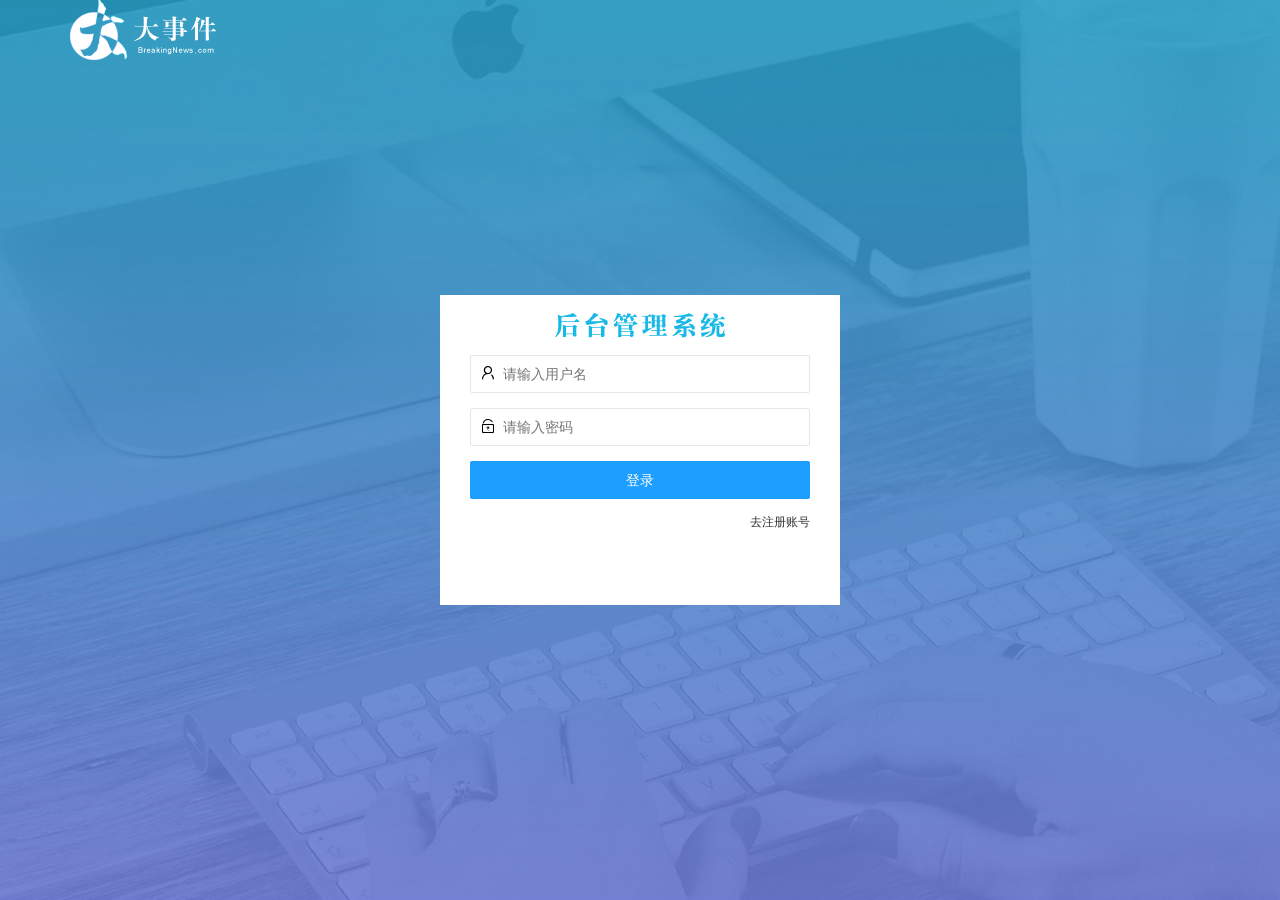
<file: login.html>
<!DOCTYPE html>
<html lang="en">

<head>
    <meta charset="UTF-8" />
    <meta http-equiv="X-UA-Compatible" content="IE=edge" />
    <meta name="viewport" content="width=device-width, initial-scale=1.0" />
    <title>大事件-登录</title>
    <!-- 导入 LayUI 样式 -->
    <link rel="stylesheet" href="./assets/lib/layui/css/layui.css" />
    <!-- 导入自定义样式 -->
    <link rel="stylesheet" href="./assets/css/login.css" />
</head>

<body>
    <!-- 头部 logo 区域 -->
    <div class="layui-main">
        <img src="/assets/images/logo.png" alt="" />
    </div>

    <!-- 登录注册区域 -->
    <div class="loginAndRegBox">
        <!-- 登录标题 -->
        <div class="title-box"></div>
        <!-- 登录 -->
        <div class="login-box">
            <form class="layui-form" id="form_login">

                <!-- 用户名 -->
                <div class="layui-form-item">
                    <i class="layui-icon layui-icon-username"></i>
                    <input type="text" name="username" required lay-verify="required" placeholder="请输入用户名"
                        autocomplete="off" class="layui-input" />
                </div>

                <!-- 密码 -->
                <div class="layui-form-item">
                    <i class="layui-icon layui-icon-password"></i>
                    <input type="password" name="password" required lay-verify="required" placeholder="请输入密码"
                        autocomplete="off" class="layui-input" />
                </div>

                <!-- 登录按钮 -->
                <div class="layui-form-item">
                    <!-- 注意：表单提交按钮和普通按钮的区别，就是 lay-submit 属性 -->
                    <button class="layui-btn layui-btn-normal layui-btn-fluid" lay-submit>
                        登录
                    </button>
                </div>
                <div class="layui-form-item link">
                    <a href="javascript:;" id="link_reg">去注册账号</a>
                </div>
            </form>
        </div>
        <!-- 注册 -->
        <!-- 注册 -->
        <div class="reg-box">
            <form class="layui-form" id="form_reg">
                <!-- 用户名 -->
                <div class="layui-form-item">
                    <i class="layui-icon layui-icon-username"></i>
                    <input type="text" name="username" required lay-verify="required" placeholder="请输入用户名"
                        autocomplete="off" class="layui-input" />
                </div>

                <!-- 密码 -->
                <div class="layui-form-item">
                    <i class="layui-icon layui-icon-password"></i>
                    <input type="password" name="password" required lay-verify="required|pwd|repwd" placeholder="请输入密码"
                        autocomplete="off" class="layui-input" />
                </div>

                <!-- 确认密码 -->
                <div class="layui-form-item">
                    <i class="layui-icon layui-icon-password"></i>
                    <input type="password" name="repassword" required lay-verify="required|pwd|repwd"
                        placeholder="再次确认密码" autocomplete="off" class="layui-input" />
                </div>

                <!-- 注册按钮 -->
                <div class="layui-form-item">
                    <!-- 注意：表单提交按钮和普通按钮的区别，就是 lay-submit 属性 -->
                    <button class="layui-btn layui-btn-normal layui-btn-fluid" lay-submit>
                        注册
                    </button>
                </div>
                <div class="layui-form-item link">
                    <a href="javascript:;" id="link_login">去登录</a>
                </div>
            </form>
        </div>
    </div>

    <script src="/assets/lib/layui/layui.all.js"></script>
    <script src="/assets/lib/jquery.js"></script>
    <!-- 引入自己的js文件 -->
    <script src="/assets/js/baseAPI.js"></script>
    <script src="/assets/js/login.js"></script>
</body>

</html>
</file>
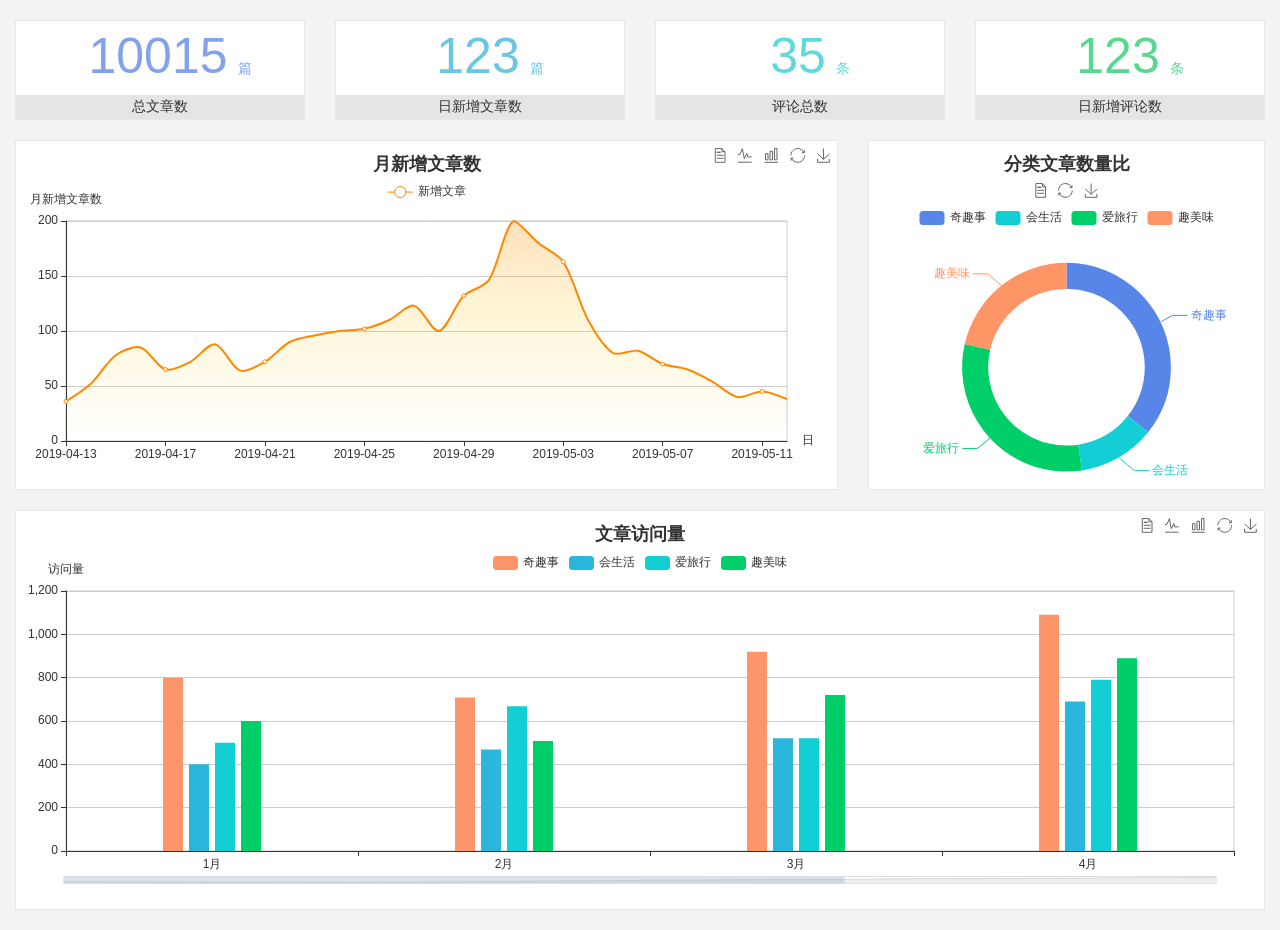
<file: home/dashboard.html>
<!DOCTYPE html>
<html lang="en">

<head>
  <meta charset="UTF-8">
  <meta name="viewport" content="width=device-width, initial-scale=1.0">
  <meta http-equiv="X-UA-Compatible" content="ie=edge">
  <title>图表统计</title>
  <link rel="stylesheet" href="../../assets/lib/bootstrap.css" />
  <link rel="stylesheet" href="../../assets/lib/main.css" />
  <script src="../../assets/lib/jquery.js"></script>
  <script type="text/javascript" src="../../assets/lib/echarts.min.js"></script>
</head>

<body>
  <div class="container-fluid">
    <div class="row spannel_list">
      <div class="col-sm-3 col-xs-6">
        <div class="spannel">
          <em>10015</em><span>篇</span>
          <b>总文章数</b>
        </div>
      </div>
      <div class="col-sm-3 col-xs-6">
        <div class="spannel scolor01">
          <em>123</em><span>篇</span>
          <b>日新增文章数</b>
        </div>
      </div>
      <div class="col-sm-3 col-xs-6">
        <div class="spannel scolor02">
          <em>35</em><span>条</span>
          <b>评论总数</b>
        </div>
      </div>
      <div class="col-sm-3 col-xs-6">
        <div class="spannel scolor03">
          <em>123</em><span>条</span>
          <b>日新增评论数</b>
        </div>
      </div>
    </div>
  </div>

  <div class="container-fluid">
    <div class="row curve-pie">
      <div class="col-lg-8 col-md-8">
        <div class="gragh_pannel" id="curve_show"></div>
      </div>
      <div class="col-lg-4 col-md-4">
        <div class="gragh_pannel" id="pie_show"></div>
      </div>
    </div>
  </div>

  <div class="container-fluid">
    <div class="column_pannel" id="column_show"></div>
  </div>

  <script>
    var oChart = echarts.init(document.getElementById('curve_show'));
    var aList_all = [
      { 'count': 36, 'date': '2019-04-13' },
      { 'count': 52, 'date': '2019-04-14' },
      { 'count': 78, 'date': '2019-04-15' },
      { 'count': 85, 'date': '2019-04-16' },
      { 'count': 65, 'date': '2019-04-17' },
      { 'count': 72, 'date': '2019-04-18' },
      { 'count': 88, 'date': '2019-04-19' },
      { 'count': 64, 'date': '2019-04-20' },
      { 'count': 72, 'date': '2019-04-21' },
      { 'count': 90, 'date': '2019-04-22' },
      { 'count': 96, 'date': '2019-04-23' },
      { 'count': 100, 'date': '2019-04-24' },
      { 'count': 102, 'date': '2019-04-25' },
      { 'count': 110, 'date': '2019-04-26' },
      { 'count': 123, 'date': '2019-04-27' },
      { 'count': 100, 'date': '2019-04-28' },
      { 'count': 132, 'date': '2019-04-29' },
      { 'count': 146, 'date': '2019-04-30' },
      { 'count': 200, 'date': '2019-05-01' },
      { 'count': 180, 'date': '2019-05-02' },
      { 'count': 163, 'date': '2019-05-03' },
      { 'count': 110, 'date': '2019-05-04' },
      { 'count': 80, 'date': '2019-05-05' },
      { 'count': 82, 'date': '2019-05-06' },
      { 'count': 70, 'date': '2019-05-07' },
      { 'count': 65, 'date': '2019-05-08' },
      { 'count': 54, 'date': '2019-05-09' },
      { 'count': 40, 'date': '2019-05-10' },
      { 'count': 45, 'date': '2019-05-11' },
      { 'count': 38, 'date': '2019-05-12' },
    ];

    let aCount = [];
    let aDate = [];

    for (var i = 0; i < aList_all.length; i++) {
      aCount.push(aList_all[i].count);
      aDate.push(aList_all[i].date);
    }

    var chartopt = {
      title: {
        text: '月新增文章数',
        left: 'center',
        top: '10'
      },
      tooltip: {
        trigger: 'axis'
      },
      legend: {
        data: ['新增文章'],
        top: '40'
      },
      toolbox: {
        show: true,
        feature: {
          mark: { show: true },
          dataView: { show: true, readOnly: false },
          magicType: { show: true, type: ['line', 'bar'] },
          restore: { show: true },
          saveAsImage: { show: true }
        }
      },
      calculable: true,
      xAxis: [
        {
          name: '日',
          type: 'category',
          boundaryGap: false,
          data: aDate
        }
      ],
      yAxis: [
        {
          name: '月新增文章数',
          type: 'value'
        }
      ],
      series: [
        {
          name: '新增文章',
          type: 'line',
          smooth: true,
          itemStyle: { normal: { areaStyle: { type: 'default' }, color: '#f80' }, lineStyle: { color: '#f80' } },
          data: aCount
        }],
      areaStyle: {
        normal: {
          color: new echarts.graphic.LinearGradient(0, 0, 0, 1, [{
            offset: 0,
            color: 'rgba(255,136,0,0.39)'
          }, {
            offset: .34,
            color: 'rgba(255,180,0,0.25)'
          }, {
            offset: 1,
            color: 'rgba(255,222,0,0.00)'
          }])

        }
      },
      grid: {
        show: true,
        x: 50,
        x2: 50,
        y: 80,
        height: 220
      }
    };

    oChart.setOption(chartopt);


    var oPie = echarts.init(document.getElementById('pie_show'));
    var oPieopt =
    {
      title: {
        top: 10,
        text: '分类文章数量比',
        x: 'center'
      },
      tooltip: {
        trigger: 'item',
        formatter: "{a} <br/>{b} : {c} ({d}%)"
      },
      color: ['#5885e8', '#13cfd5', '#00ce68', '#ff9565'],
      legend: {
        x: 'center',
        top: 65,
        data: ['奇趣事', '会生活', '爱旅行', '趣美味']
      },
      toolbox: {
        show: true,
        x: 'center',
        top: 35,
        feature: {
          mark: { show: true },
          dataView: { show: true, readOnly: false },
          magicType: {
            show: true,
            type: ['pie', 'funnel'],
            option: {
              funnel: {
                x: '25%',
                width: '50%',
                funnelAlign: 'left',
                max: 1548
              }
            }
          },
          restore: { show: true },
          saveAsImage: { show: true }
        }
      },
      calculable: true,
      series: [
        {
          name: '访问来源',
          type: 'pie',
          radius: ['45%', '60%'],
          center: ['50%', '65%'],
          data: [
            { value: 300, name: '奇趣事' },
            { value: 100, name: '会生活' },
            { value: 260, name: '爱旅行' },
            { value: 180, name: '趣美味' }
          ]
        }
      ]
    };
    oPie.setOption(oPieopt);



    var oColumn = this.echarts.init(document.getElementById('column_show'));
    var oColumnopt =
    {
      title: {
        text: '文章访问量',
        left: 'center',
        top: '10'
      },
      tooltip: {
        trigger: 'axis'
      },
      legend: {
        data: ['奇趣事', '会生活', '爱旅行', '趣美味'],
        top: '40'
      },
      toolbox: {
        show: true,
        feature: {
          mark: { show: true },
          dataView: { show: true, readOnly: false },
          magicType: { show: true, type: ['line', 'bar'] },
          restore: { show: true },
          saveAsImage: { show: true }
        }
      },
      calculable: true,
      xAxis: [
        {
          type: 'category',
          data: ['1月', '2月', '3月', '4月', '5月']
        }
      ],
      yAxis: [
        {
          name: '访问量',
          type: 'value'
        }
      ],
      series: [
        {
          name: '奇趣事',
          type: 'bar',
          barWidth: 20,
          itemStyle: {
            normal: { areaStyle: { type: 'default' }, color: '#fd956a' }
          },
          data: [800, 708, 920, 1090, 1200]
        },
        {
          name: '会生活',
          type: 'bar',
          barWidth: 20,
          itemStyle: {
            normal: { areaStyle: { type: 'default' }, color: '#2bb6db' }
          },
          data: [400, 468, 520, 690, 800]
        },
        {
          name: '爱旅行',
          type: 'bar',
          barWidth: 20,
          itemStyle: {
            normal: { areaStyle: { type: 'default' }, color: '#13cfd5' }
          },
          data: [500, 668, 520, 790, 900]
        },
        {
          name: '趣美味',
          type: 'bar',
          barWidth: 20,
          itemStyle: {
            normal: { areaStyle: { type: 'default' }, color: '#00ce68' }
          },
          data: [600, 508, 720, 890, 1000]
        }
      ],
      grid: {
        show: true,
        x: 50,
        x2: 30,
        y: 80,
        height: 260
      },
      dataZoom: [//给x轴设置滚动条
        {
          start: 0,//默认为0
          end: 100 - 1000 / 31,//默认为100
          type: 'slider',
          show: true,
          xAxisIndex: [0],
          handleSize: 0,//滑动条的 左右2个滑动条的大小
          height: 8,//组件高度
          left: 45, //左边的距离
          right: 50,//右边的距离
          bottom: 26,//右边的距离
          handleColor: '#ddd',//h滑动图标的颜色
          handleStyle: {
            borderColor: "#cacaca",
            borderWidth: "1",
            shadowBlur: 2,
            background: "#ddd",
            shadowColor: "#ddd",
          }
        }]
    };
    oColumn.setOption(oColumnopt);
  </script>
</body>

</html>
</file>
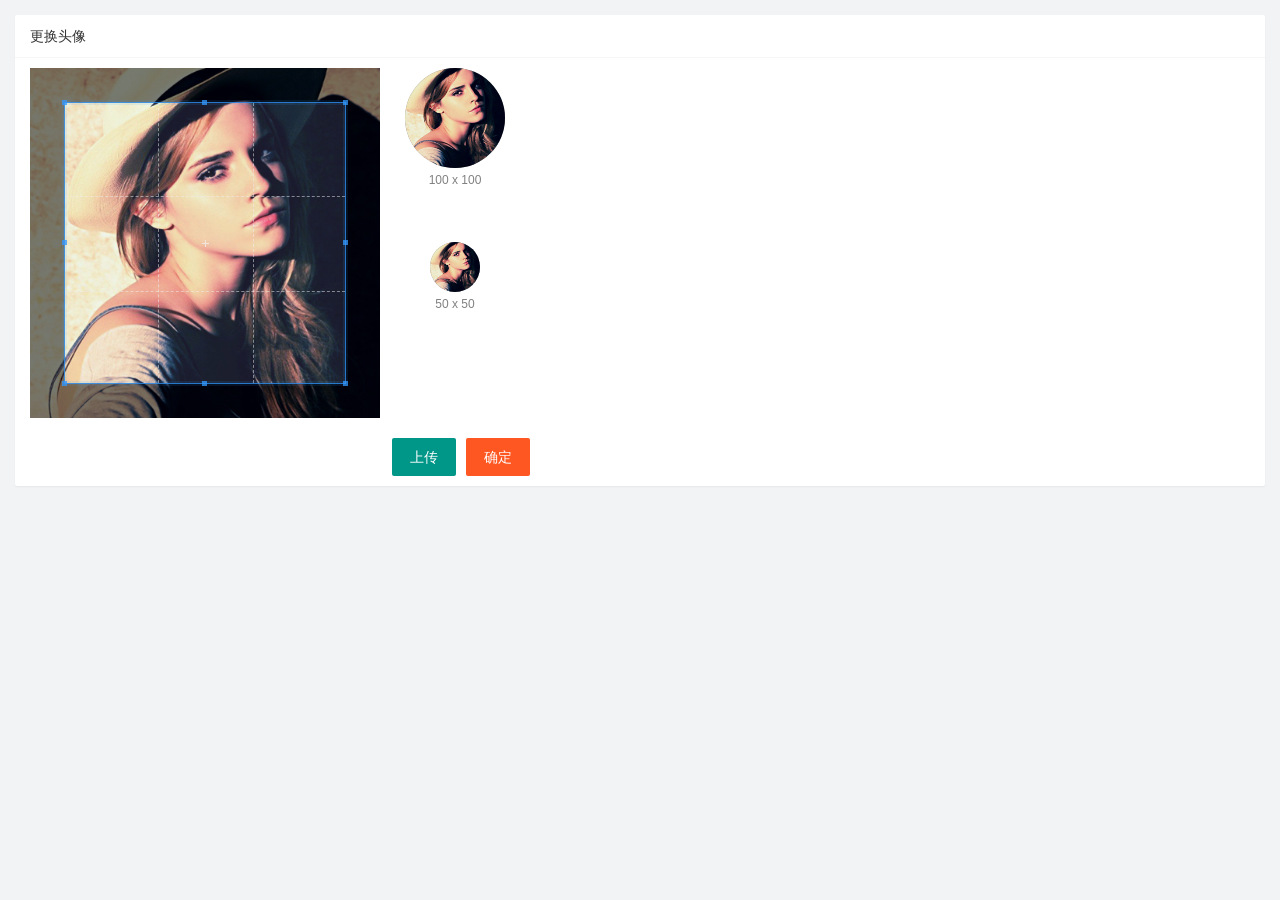
<file: user/user_avatar.html>
<!DOCTYPE html>
<html lang="en">

<head>
    <meta charset="UTF-8" />
    <meta http-equiv="X-UA-Compatible" content="IE=edge" />
    <meta name="viewport" content="width=device-width, initial-scale=1.0" />
    <title>Document</title>
    <link rel="stylesheet" href="/assets/lib/layui/css/layui.css" />
    <link rel="stylesheet" href="/assets/lib/cropper/cropper.css" />
    <link rel="stylesheet" href="/assets/css/user/user_avatar.css" />
</head>

<body>
    <div class="layui-card">
        <div class="layui-card-header">更换头像</div>
        <div class="layui-card-body">
            <!-- 第一行的图片裁剪和预览区域 -->
            <div class="row1">
                <!-- 图片裁剪区域 -->
                <div class="cropper-box">
                    <!-- 这个 img 标签很重要，将来会把它初始化为裁剪区域 -->
                    <img id="image" src="/assets/images/sample.jpg" />
                </div>
                <!-- 图片的预览区域 -->
                <div class="preview-box">
                    <div>
                        <!-- 宽高为 100px 的预览区域 -->
                        <div class="img-preview w100"></div>
                        <p class="size">100 x 100</p>
                    </div>
                    <div>
                        <!-- 宽高为 50px 的预览区域 -->
                        <div class="img-preview w50"></div>
                        <p class="size">50 x 50</p>
                    </div>
                </div>
            </div>
            <!-- 第二行的按钮区域 -->
            <div class="row2">
                <input type="file" id="file" accept="image/png,image/jpeg" />
                <button type="button" class="layui-btn" id="btnChooseImage">上传</button>
                <button type="button" class="layui-btn layui-btn-danger" id="btnUpload">确定</button>
            </div>
        </div>
    </div>
    <script src="/assets/lib/layui/layui.all.js"></script>
    <script src="/assets/lib/jquery.js"></script>
    <script src="/assets/lib/cropper/Cropper.js"></script>
    <script src="/assets/lib/cropper/jquery-cropper.js"></script>
    <script src="/assets/js/baseAPI.js"></script>
    <script src="/assets/js/user/user_avatar.js"></script>

</body>

</html>
</file>
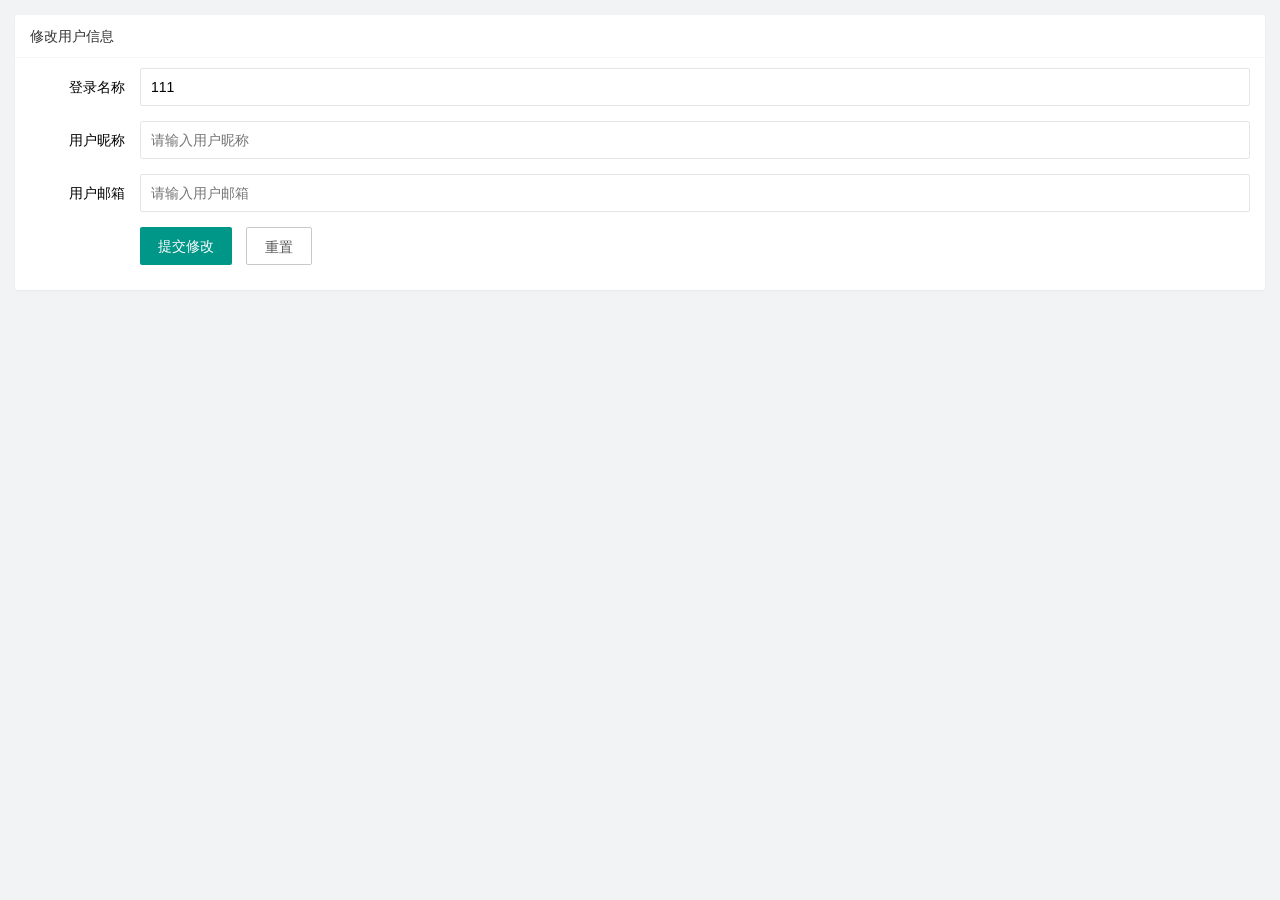
<file: user/user_info.html>
<!DOCTYPE html>
<html lang="en">

<head>
    <meta charset="UTF-8" />
    <meta http-equiv="X-UA-Compatible" content="IE=edge" />
    <meta name="viewport" content="width=device-width, initial-scale=1.0" />
    <title>Document</title>
    <link rel="stylesheet" href="/assets/lib/layui/css/layui.css">
    <link rel="stylesheet" href="/assets/css/user/user_info.css" />
</head>

<body>
    <div class="layui-card">
        <div class="layui-card-header">修改用户信息</div>
        <div class="layui-card-body">
            <!-- form 表单 -->
            <form class="layui-form" action="" lay-filter="formUserInfo">
                <!-- 隐藏域 -->
                <input type="hidden" name="id">
                <div class="layui-form-item">
                    <label class="layui-form-label">登录名称</label>
                    <div class="layui-input-block">
                        <input type="text" name="username" required readonly lay-verify="required" placeholder="请输入登录名称"
                            autocomplete="off" class="layui-input" value="111" />
                    </div>
                </div>
                <div class="layui-form-item">
                    <label class="layui-form-label">用户昵称</label>
                    <div class="layui-input-block">
                        <input type="text" name="nickname" required lay-verify="required|nickname" placeholder="请输入用户昵称"
                            autocomplete="off" class="layui-input" />
                    </div>
                </div>
                <div class="layui-form-item">
                    <label class="layui-form-label">用户邮箱</label>
                    <div class="layui-input-block">
                        <input type="text" name="email" required lay-verify="required|email" placeholder="请输入用户邮箱"
                            autocomplete="off" class="layui-input" />
                    </div>
                </div>
                <div class="layui-form-item">
                    <div class="layui-input-block">
                        <button class="layui-btn" lay-submit lay-filter="formDemo">提交修改</button>
                        <button type="reset" class="layui-btn layui-btn-primary" id="btnReset">重置</button>
                    </div>
                </div>
            </form>
        </div>
    </div>
    <script src="/assets/lib/layui/layui.all.js"></script>
    <script src="/assets/lib/jquery.js"></script>
    <script src="/assets/js/baseAPI.js"></script>
    <script src="/assets/js/user/user_info.js"></script>
</body>


</html>
</file>
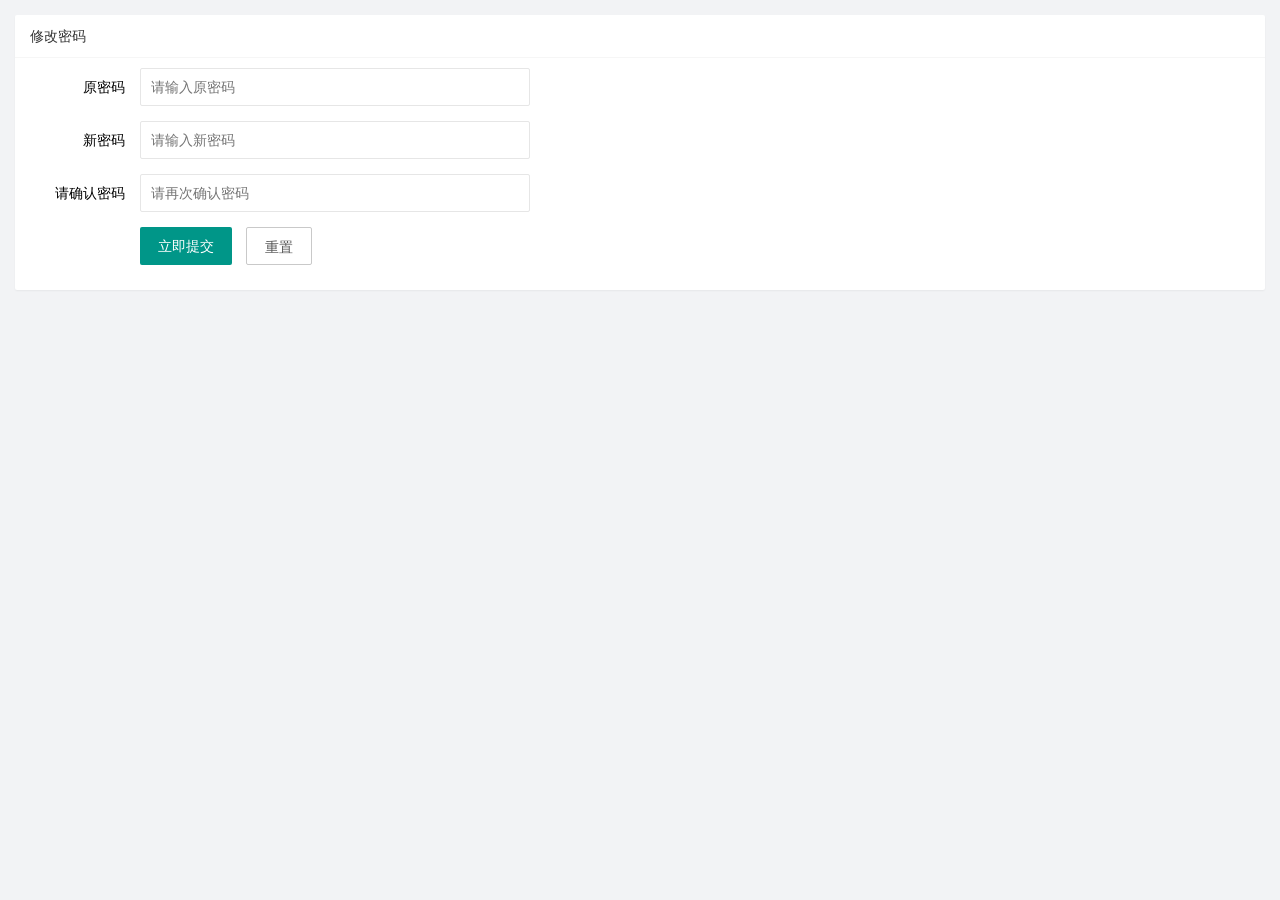
<file: user/user_pwd.html>
<!DOCTYPE html>
<html lang="en">

<head>
    <meta charset="UTF-8" />
    <meta http-equiv="X-UA-Compatible" content="IE=edge" />
    <meta name="viewport" content="width=device-width, initial-scale=1.0" />
    <title>Document</title>
    <link rel="stylesheet" href="/assets/lib/layui/css/layui.css" />
    <link rel="stylesheet" href="/assets/css/user/user_pwd.css" />
</head>

<body>
    <div class="layui-card">
        <div class="layui-card-header">修改密码</div>
        <div class="layui-card-body">
            <form class="layui-form" action="">
                <div class="layui-form-item">
                    <label class="layui-form-label">原密码</label>
                    <div class="layui-input-block">
                        <input type="password" name="oldPwd" required lay-verify="required|pwd" placeholder="请输入原密码"
                            autocomplete="off" class="layui-input" />
                    </div>
                </div>
                <div class="layui-form-item">
                    <label class="layui-form-label">新密码</label>
                    <div class="layui-input-block">
                        <input type="password" name="newPwd" required lay-verify="required|pwd|samePwd"
                            placeholder="请输入新密码" autocomplete="off" class="layui-input" />
                    </div>
                </div>
                <div class="layui-form-item">
                    <label class="layui-form-label">请确认密码</label>
                    <div class="layui-input-block">
                        <input type="password" name="rePwd" required lay-verify="required|pwd|rePwd"
                            placeholder="请再次确认密码" autocomplete="off" class="layui-input" />
                    </div>
                </div>
                <div class="layui-form-item">
                    <div class="layui-input-block">
                        <button class="layui-btn" lay-submit lay-filter="formDemo">
                            立即提交
                        </button>
                        <button type="reset" class="layui-btn layui-btn-primary">
                            重置
                        </button>
                    </div>
                </div>
            </form>
        </div>
    </div>
    <!-- 导入 layui 的 js -->
    <script src="/assets/lib/layui/layui.all.js"></script>
    <!-- 导入 jQuery -->
    <script src="/assets/lib/jquery.js"></script>
    <!-- 导入 baseAPI -->
    <script src="/assets/js/baseAPI.js"></script>
    <!-- 导入自己的 js -->
    <script src="/assets/js/user/user_pwd.js"></script>
</body>

</html>
</file>
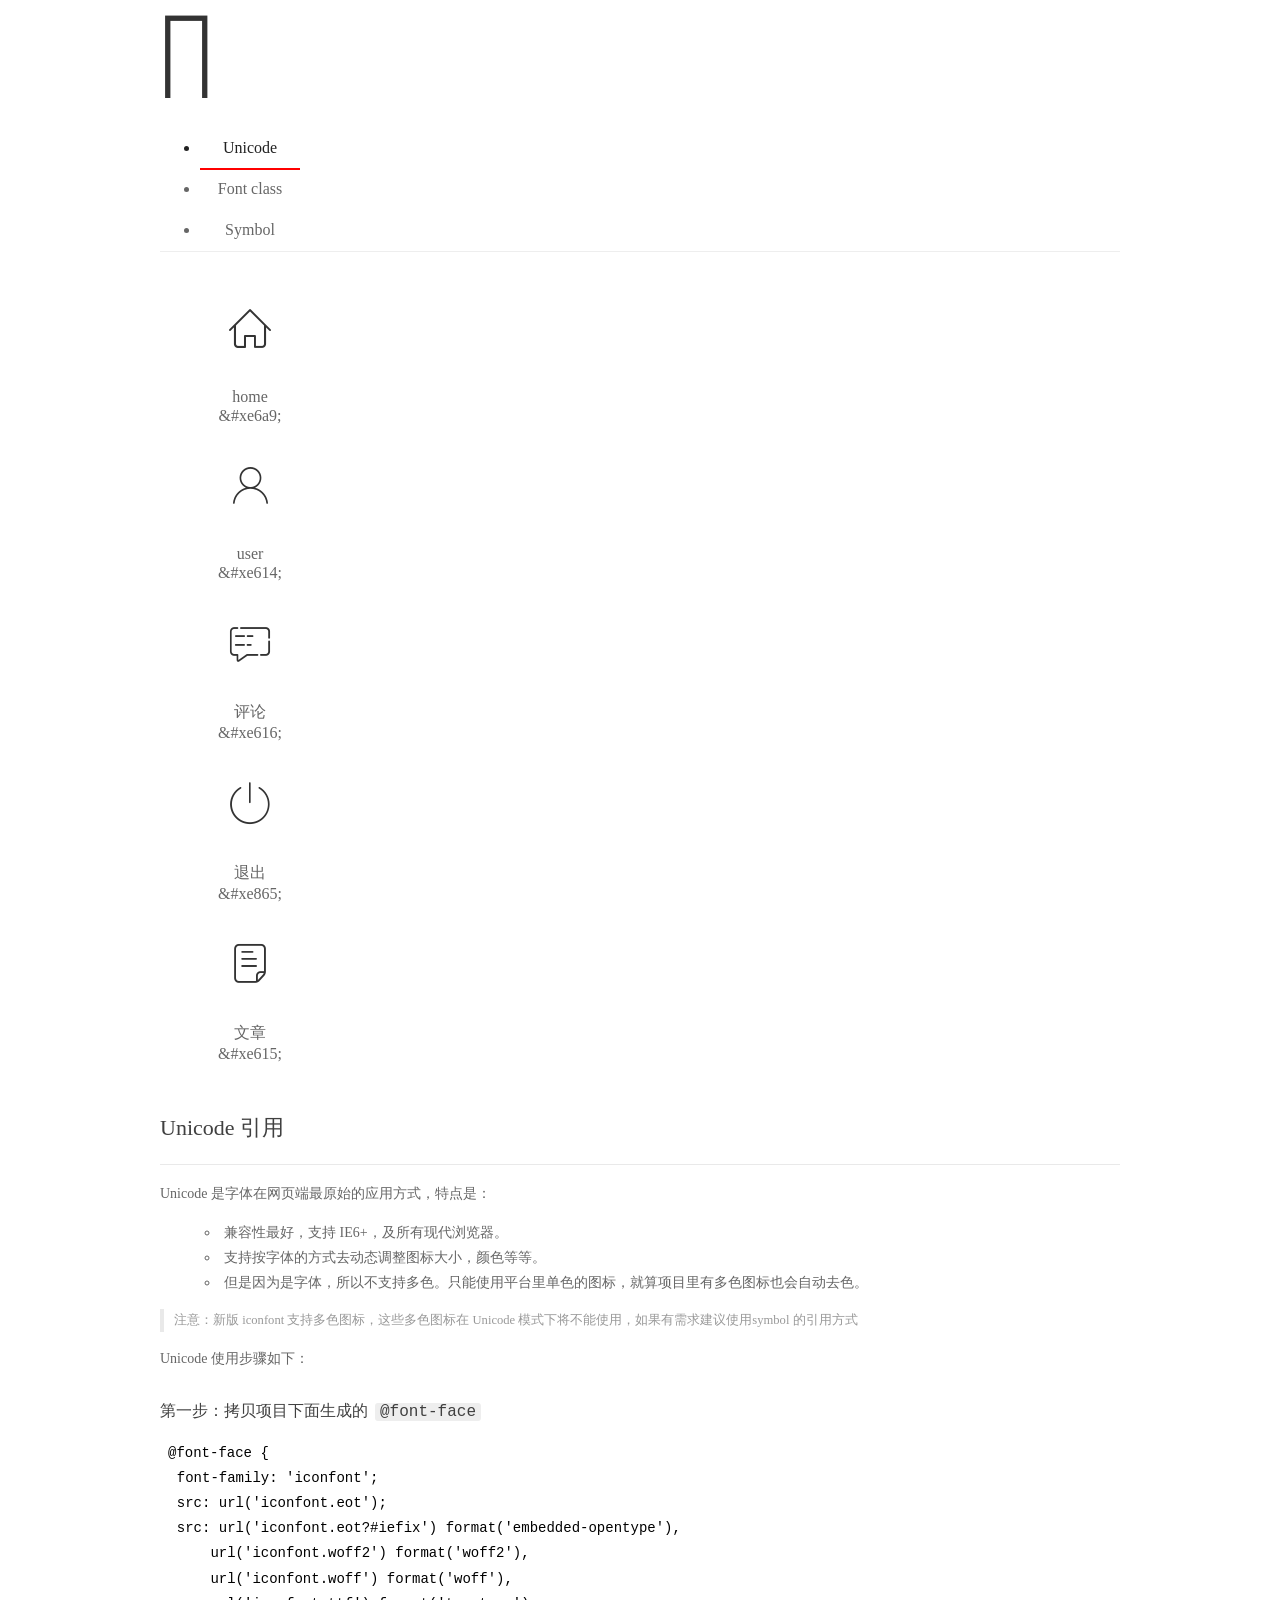
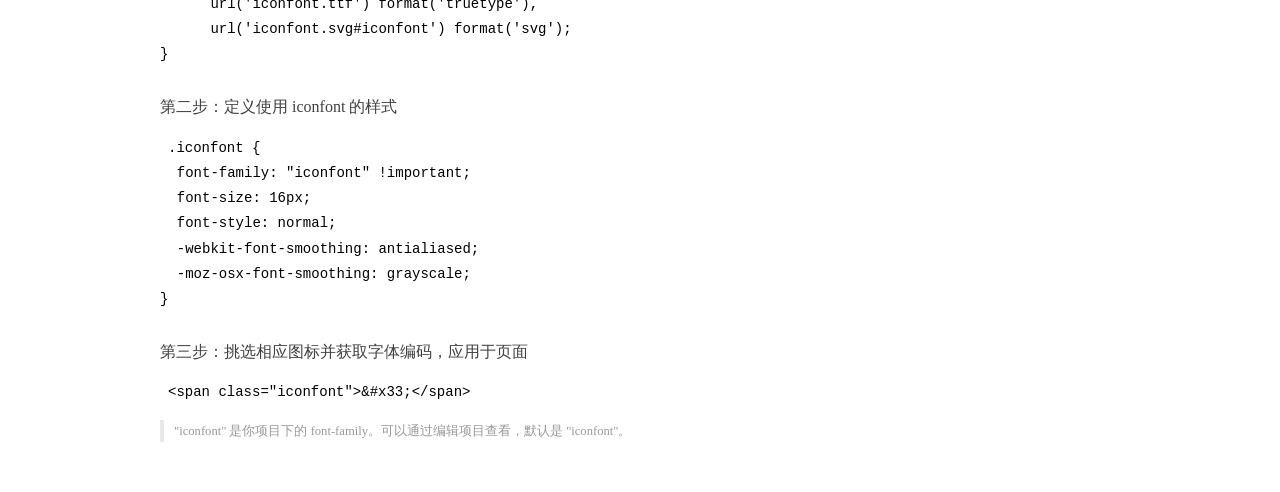
<file: assets/fonts/demo_index.html>
<!DOCTYPE html>
<html>
<head>
  <meta charset="utf-8"/>
  <title>IconFont Demo</title>
  <link rel="shortcut icon" href="https://gtms04.alicdn.com/tps/i4/TB1_oz6GVXXXXaFXpXXJDFnIXXX-64-64.ico" type="image/x-icon"/>
  <link rel="stylesheet" href="https://g.alicdn.com/thx/cube/1.3.2/cube.min.css">
  <link rel="stylesheet" href="demo.css">
  <link rel="stylesheet" href="iconfont.css">
  <script src="iconfont.js"></script>
  <!-- jQuery -->
  <script src="https://a1.alicdn.com/oss/uploads/2018/12/26/7bfddb60-08e8-11e9-9b04-53e73bb6408b.js"></script>
  <!-- 代码高亮 -->
  <script src="https://a1.alicdn.com/oss/uploads/2018/12/26/a3f714d0-08e6-11e9-8a15-ebf944d7534c.js"></script>
</head>
<body>
  <div class="main">
    <h1 class="logo"><a href="https://www.iconfont.cn/" title="iconfont 首页" target="_blank">&#xe86b;</a></h1>
    <div class="nav-tabs">
      <ul id="tabs" class="dib-box">
        <li class="dib active"><span>Unicode</span></li>
        <li class="dib"><span>Font class</span></li>
        <li class="dib"><span>Symbol</span></li>
      </ul>
      
    </div>
    <div class="tab-container">
      <div class="content unicode" style="display: block;">
          <ul class="icon_lists dib-box">
          
            <li class="dib">
              <span class="icon iconfont">&#xe6a9;</span>
                <div class="name">home</div>
                <div class="code-name">&amp;#xe6a9;</div>
              </li>
          
            <li class="dib">
              <span class="icon iconfont">&#xe614;</span>
                <div class="name">user</div>
                <div class="code-name">&amp;#xe614;</div>
              </li>
          
            <li class="dib">
              <span class="icon iconfont">&#xe616;</span>
                <div class="name">评论</div>
                <div class="code-name">&amp;#xe616;</div>
              </li>
          
            <li class="dib">
              <span class="icon iconfont">&#xe865;</span>
                <div class="name">退出</div>
                <div class="code-name">&amp;#xe865;</div>
              </li>
          
            <li class="dib">
              <span class="icon iconfont">&#xe615;</span>
                <div class="name">文章</div>
                <div class="code-name">&amp;#xe615;</div>
              </li>
          
          </ul>
          <div class="article markdown">
          <h2 id="unicode-">Unicode 引用</h2>
          <hr>

          <p>Unicode 是字体在网页端最原始的应用方式，特点是：</p>
          <ul>
            <li>兼容性最好，支持 IE6+，及所有现代浏览器。</li>
            <li>支持按字体的方式去动态调整图标大小，颜色等等。</li>
            <li>但是因为是字体，所以不支持多色。只能使用平台里单色的图标，就算项目里有多色图标也会自动去色。</li>
          </ul>
          <blockquote>
            <p>注意：新版 iconfont 支持多色图标，这些多色图标在 Unicode 模式下将不能使用，如果有需求建议使用symbol 的引用方式</p>
          </blockquote>
          <p>Unicode 使用步骤如下：</p>
          <h3 id="-font-face">第一步：拷贝项目下面生成的 <code>@font-face</code></h3>
<pre><code class="language-css"
>@font-face {
  font-family: 'iconfont';
  src: url('iconfont.eot');
  src: url('iconfont.eot?#iefix') format('embedded-opentype'),
      url('iconfont.woff2') format('woff2'),
      url('iconfont.woff') format('woff'),
      url('iconfont.ttf') format('truetype'),
      url('iconfont.svg#iconfont') format('svg');
}
</code></pre>
          <h3 id="-iconfont-">第二步：定义使用 iconfont 的样式</h3>
<pre><code class="language-css"
>.iconfont {
  font-family: "iconfont" !important;
  font-size: 16px;
  font-style: normal;
  -webkit-font-smoothing: antialiased;
  -moz-osx-font-smoothing: grayscale;
}
</code></pre>
          <h3 id="-">第三步：挑选相应图标并获取字体编码，应用于页面</h3>
<pre>
<code class="language-html"
>&lt;span class="iconfont"&gt;&amp;#x33;&lt;/span&gt;
</code></pre>
          <blockquote>
            <p>"iconfont" 是你项目下的 font-family。可以通过编辑项目查看，默认是 "iconfont"。</p>
          </blockquote>
          </div>
      </div>
      <div class="content font-class">
        <ul class="icon_lists dib-box">
          
          <li class="dib">
            <span class="icon iconfont icon-home"></span>
            <div class="name">
              home
            </div>
            <div class="code-name">.icon-home
            </div>
          </li>
          
          <li class="dib">
            <span class="icon iconfont icon-user"></span>
            <div class="name">
              user
            </div>
            <div class="code-name">.icon-user
            </div>
          </li>
          
          <li class="dib">
            <span class="icon iconfont icon-pinglun"></span>
            <div class="name">
              评论
            </div>
            <div class="code-name">.icon-pinglun
            </div>
          </li>
          
          <li class="dib">
            <span class="icon iconfont icon-tuichu"></span>
            <div class="name">
              退出
            </div>
            <div class="code-name">.icon-tuichu
            </div>
          </li>
          
          <li class="dib">
            <span class="icon iconfont icon-16"></span>
            <div class="name">
              文章
            </div>
            <div class="code-name">.icon-16
            </div>
          </li>
          
        </ul>
        <div class="article markdown">
        <h2 id="font-class-">font-class 引用</h2>
        <hr>

        <p>font-class 是 Unicode 使用方式的一种变种，主要是解决 Unicode 书写不直观，语意不明确的问题。</p>
        <p>与 Unicode 使用方式相比，具有如下特点：</p>
        <ul>
          <li>兼容性良好，支持 IE8+，及所有现代浏览器。</li>
          <li>相比于 Unicode 语意明确，书写更直观。可以很容易分辨这个 icon 是什么。</li>
          <li>因为使用 class 来定义图标，所以当要替换图标时，只需要修改 class 里面的 Unicode 引用。</li>
          <li>不过因为本质上还是使用的字体，所以多色图标还是不支持的。</li>
        </ul>
        <p>使用步骤如下：</p>
        <h3 id="-fontclass-">第一步：引入项目下面生成的 fontclass 代码：</h3>
<pre><code class="language-html">&lt;link rel="stylesheet" href="./iconfont.css"&gt;
</code></pre>
        <h3 id="-">第二步：挑选相应图标并获取类名，应用于页面：</h3>
<pre><code class="language-html">&lt;span class="iconfont icon-xxx"&gt;&lt;/span&gt;
</code></pre>
        <blockquote>
          <p>"
            iconfont" 是你项目下的 font-family。可以通过编辑项目查看，默认是 "iconfont"。</p>
        </blockquote>
      </div>
      </div>
      <div class="content symbol">
          <ul class="icon_lists dib-box">
          
            <li class="dib">
                <svg class="icon svg-icon" aria-hidden="true">
                  <use xlink:href="#icon-home"></use>
                </svg>
                <div class="name">home</div>
                <div class="code-name">#icon-home</div>
            </li>
          
            <li class="dib">
                <svg class="icon svg-icon" aria-hidden="true">
                  <use xlink:href="#icon-user"></use>
                </svg>
                <div class="name">user</div>
                <div class="code-name">#icon-user</div>
            </li>
          
            <li class="dib">
                <svg class="icon svg-icon" aria-hidden="true">
                  <use xlink:href="#icon-pinglun"></use>
                </svg>
                <div class="name">评论</div>
                <div class="code-name">#icon-pinglun</div>
            </li>
          
            <li class="dib">
                <svg class="icon svg-icon" aria-hidden="true">
                  <use xlink:href="#icon-tuichu"></use>
                </svg>
                <div class="name">退出</div>
                <div class="code-name">#icon-tuichu</div>
            </li>
          
            <li class="dib">
                <svg class="icon svg-icon" aria-hidden="true">
                  <use xlink:href="#icon-16"></use>
                </svg>
                <div class="name">文章</div>
                <div class="code-name">#icon-16</div>
            </li>
          
          </ul>
          <div class="article markdown">
          <h2 id="symbol-">Symbol 引用</h2>
          <hr>

          <p>这是一种全新的使用方式，应该说这才是未来的主流，也是平台目前推荐的用法。相关介绍可以参考这篇<a href="">文章</a>
            这种用法其实是做了一个 SVG 的集合，与另外两种相比具有如下特点：</p>
          <ul>
            <li>支持多色图标了，不再受单色限制。</li>
            <li>通过一些技巧，支持像字体那样，通过 <code>font-size</code>, <code>color</code> 来调整样式。</li>
            <li>兼容性较差，支持 IE9+，及现代浏览器。</li>
            <li>浏览器渲染 SVG 的性能一般，还不如 png。</li>
          </ul>
          <p>使用步骤如下：</p>
          <h3 id="-symbol-">第一步：引入项目下面生成的 symbol 代码：</h3>
<pre><code class="language-html">&lt;script src="./iconfont.js"&gt;&lt;/script&gt;
</code></pre>
          <h3 id="-css-">第二步：加入通用 CSS 代码（引入一次就行）：</h3>
<pre><code class="language-html">&lt;style&gt;
.icon {
  width: 1em;
  height: 1em;
  vertical-align: -0.15em;
  fill: currentColor;
  overflow: hidden;
}
&lt;/style&gt;
</code></pre>
          <h3 id="-">第三步：挑选相应图标并获取类名，应用于页面：</h3>
<pre><code class="language-html">&lt;svg class="icon" aria-hidden="true"&gt;
  &lt;use xlink:href="#icon-xxx"&gt;&lt;/use&gt;
&lt;/svg&gt;
</code></pre>
          </div>
      </div>

    </div>
  </div>
  <script>
  $(document).ready(function () {
      $('.tab-container .content:first').show()

      $('#tabs li').click(function (e) {
        var tabContent = $('.tab-container .content')
        var index = $(this).index()

        if ($(this).hasClass('active')) {
          return
        } else {
          $('#tabs li').removeClass('active')
          $(this).addClass('active')

          tabContent.hide().eq(index).fadeIn()
        }
      })
    })
  </script>
</body>
</html>
</file>
<file: assets/lib/layui/css/layui.css>
/** layui-v2.5.5 MIT License By https://www.layui.com */
 .layui-inline,img{display:inline-block;vertical-align:middle}h1,h2,h3,h4,h5,h6{font-weight:400}.layui-edge,.layui-header,.layui-inline,.layui-main{position:relative}.layui-body,.layui-edge,.layui-elip{overflow:hidden}.layui-btn,.layui-edge,.layui-inline,img{vertical-align:middle}.layui-btn,.layui-disabled,.layui-icon,.layui-unselect{-moz-user-select:none;-webkit-user-select:none;-ms-user-select:none}.layui-elip,.layui-form-checkbox span,.layui-form-pane .layui-form-label{text-overflow:ellipsis;white-space:nowrap}.layui-breadcrumb,.layui-tree-btnGroup{visibility:hidden}blockquote,body,button,dd,div,dl,dt,form,h1,h2,h3,h4,h5,h6,input,li,ol,p,pre,td,textarea,th,ul{margin:0;padding:0;-webkit-tap-highlight-color:rgba(0,0,0,0)}a:active,a:hover{outline:0}img{border:none}li{list-style:none}table{border-collapse:collapse;border-spacing:0}h4,h5,h6{font-size:100%}button,input,optgroup,option,select,textarea{font-family:inherit;font-size:inherit;font-style:inherit;font-weight:inherit;outline:0}pre{white-space:pre-wrap;white-space:-moz-pre-wrap;white-space:-pre-wrap;white-space:-o-pre-wrap;word-wrap:break-word}body{line-height:24px;font:14px Helvetica Neue,Helvetica,PingFang SC,Tahoma,Arial,sans-serif}hr{height:1px;margin:10px 0;border:0;clear:both}a{color:#333;text-decoration:none}a:hover{color:#777}a cite{font-style:normal;*cursor:pointer}.layui-border-box,.layui-border-box *{box-sizing:border-box}.layui-box,.layui-box *{box-sizing:content-box}.layui-clear{clear:both;*zoom:1}.layui-clear:after{content:'\20';clear:both;*zoom:1;display:block;height:0}.layui-inline{*display:inline;*zoom:1}.layui-edge{display:inline-block;width:0;height:0;border-width:6px;border-style:dashed;border-color:transparent}.layui-edge-top{top:-4px;border-bottom-color:#999;border-bottom-style:solid}.layui-edge-right{border-left-color:#999;border-left-style:solid}.layui-edge-bottom{top:2px;border-top-color:#999;border-top-style:solid}.layui-edge-left{border-right-color:#999;border-right-style:solid}.layui-disabled,.layui-disabled:hover{color:#d2d2d2!important;cursor:not-allowed!important}.layui-circle{border-radius:100%}.layui-show{display:block!important}.layui-hide{display:none!important}@font-face{font-family:layui-icon;src:url(../font/iconfont.eot?v=250);src:url(../font/iconfont.eot?v=250#iefix) format('embedded-opentype'),url(../font/iconfont.woff2?v=250) format('woff2'),url(../font/iconfont.woff?v=250) format('woff'),url(../font/iconfont.ttf?v=250) format('truetype'),url(../font/iconfont.svg?v=250#layui-icon) format('svg')}.layui-icon{font-family:layui-icon!important;font-size:16px;font-style:normal;-webkit-font-smoothing:antialiased;-moz-osx-font-smoothing:grayscale}.layui-icon-reply-fill:before{content:"\e611"}.layui-icon-set-fill:before{content:"\e614"}.layui-icon-menu-fill:before{content:"\e60f"}.layui-icon-search:before{content:"\e615"}.layui-icon-share:before{content:"\e641"}.layui-icon-set-sm:before{content:"\e620"}.layui-icon-engine:before{content:"\e628"}.layui-icon-close:before{content:"\1006"}.layui-icon-close-fill:before{content:"\1007"}.layui-icon-chart-screen:before{content:"\e629"}.layui-icon-star:before{content:"\e600"}.layui-icon-circle-dot:before{content:"\e617"}.layui-icon-chat:before{content:"\e606"}.layui-icon-release:before{content:"\e609"}.layui-icon-list:before{content:"\e60a"}.layui-icon-chart:before{content:"\e62c"}.layui-icon-ok-circle:before{content:"\1005"}.layui-icon-layim-theme:before{content:"\e61b"}.layui-icon-table:before{content:"\e62d"}.layui-icon-right:before{content:"\e602"}.layui-icon-left:before{content:"\e603"}.layui-icon-cart-simple:before{content:"\e698"}.layui-icon-face-cry:before{content:"\e69c"}.layui-icon-face-smile:before{content:"\e6af"}.layui-icon-survey:before{content:"\e6b2"}.layui-icon-tree:before{content:"\e62e"}.layui-icon-upload-circle:before{content:"\e62f"}.layui-icon-add-circle:before{content:"\e61f"}.layui-icon-download-circle:before{content:"\e601"}.layui-icon-templeate-1:before{content:"\e630"}.layui-icon-util:before{content:"\e631"}.layui-icon-face-surprised:before{content:"\e664"}.layui-icon-edit:before{content:"\e642"}.layui-icon-speaker:before{content:"\e645"}.layui-icon-down:before{content:"\e61a"}.layui-icon-file:before{content:"\e621"}.layui-icon-layouts:before{content:"\e632"}.layui-icon-rate-half:before{content:"\e6c9"}.layui-icon-add-circle-fine:before{content:"\e608"}.layui-icon-prev-circle:before{content:"\e633"}.layui-icon-read:before{content:"\e705"}.layui-icon-404:before{content:"\e61c"}.layui-icon-carousel:before{content:"\e634"}.layui-icon-help:before{content:"\e607"}.layui-icon-code-circle:before{content:"\e635"}.layui-icon-water:before{content:"\e636"}.layui-icon-username:before{content:"\e66f"}.layui-icon-find-fill:before{content:"\e670"}.layui-icon-about:before{content:"\e60b"}.layui-icon-location:before{content:"\e715"}.layui-icon-up:before{content:"\e619"}.layui-icon-pause:before{content:"\e651"}.layui-icon-date:before{content:"\e637"}.layui-icon-layim-uploadfile:before{content:"\e61d"}.layui-icon-delete:before{content:"\e640"}.layui-icon-play:before{content:"\e652"}.layui-icon-top:before{content:"\e604"}.layui-icon-friends:before{content:"\e612"}.layui-icon-refresh-3:before{content:"\e9aa"}.layui-icon-ok:before{content:"\e605"}.layui-icon-layer:before{content:"\e638"}.layui-icon-face-smile-fine:before{content:"\e60c"}.layui-icon-dollar:before{content:"\e659"}.layui-icon-group:before{content:"\e613"}.layui-icon-layim-download:before{content:"\e61e"}.layui-icon-picture-fine:before{content:"\e60d"}.layui-icon-link:before{content:"\e64c"}.layui-icon-diamond:before{content:"\e735"}.layui-icon-log:before{content:"\e60e"}.layui-icon-rate-solid:before{content:"\e67a"}.layui-icon-fonts-del:before{content:"\e64f"}.layui-icon-unlink:before{content:"\e64d"}.layui-icon-fonts-clear:before{content:"\e639"}.layui-icon-triangle-r:before{content:"\e623"}.layui-icon-circle:before{content:"\e63f"}.layui-icon-radio:before{content:"\e643"}.layui-icon-align-center:before{content:"\e647"}.layui-icon-align-right:before{content:"\e648"}.layui-icon-align-left:before{content:"\e649"}.layui-icon-loading-1:before{content:"\e63e"}.layui-icon-return:before{content:"\e65c"}.layui-icon-fonts-strong:before{content:"\e62b"}.layui-icon-upload:before{content:"\e67c"}.layui-icon-dialogue:before{content:"\e63a"}.layui-icon-video:before{content:"\e6ed"}.layui-icon-headset:before{content:"\e6fc"}.layui-icon-cellphone-fine:before{content:"\e63b"}.layui-icon-add-1:before{content:"\e654"}.layui-icon-face-smile-b:before{content:"\e650"}.layui-icon-fonts-html:before{content:"\e64b"}.layui-icon-form:before{content:"\e63c"}.layui-icon-cart:before{content:"\e657"}.layui-icon-camera-fill:before{content:"\e65d"}.layui-icon-tabs:before{content:"\e62a"}.layui-icon-fonts-code:before{content:"\e64e"}.layui-icon-fire:before{content:"\e756"}.layui-icon-set:before{content:"\e716"}.layui-icon-fonts-u:before{content:"\e646"}.layui-icon-triangle-d:before{content:"\e625"}.layui-icon-tips:before{content:"\e702"}.layui-icon-picture:before{content:"\e64a"}.layui-icon-more-vertical:before{content:"\e671"}.layui-icon-flag:before{content:"\e66c"}.layui-icon-loading:before{content:"\e63d"}.layui-icon-fonts-i:before{content:"\e644"}.layui-icon-refresh-1:before{content:"\e666"}.layui-icon-rmb:before{content:"\e65e"}.layui-icon-home:before{content:"\e68e"}.layui-icon-user:before{content:"\e770"}.layui-icon-notice:before{content:"\e667"}.layui-icon-login-weibo:before{content:"\e675"}.layui-icon-voice:before{content:"\e688"}.layui-icon-upload-drag:before{content:"\e681"}.layui-icon-login-qq:before{content:"\e676"}.layui-icon-snowflake:before{content:"\e6b1"}.layui-icon-file-b:before{content:"\e655"}.layui-icon-template:before{content:"\e663"}.layui-icon-auz:before{content:"\e672"}.layui-icon-console:before{content:"\e665"}.layui-icon-app:before{content:"\e653"}.layui-icon-prev:before{content:"\e65a"}.layui-icon-website:before{content:"\e7ae"}.layui-icon-next:before{content:"\e65b"}.layui-icon-component:before{content:"\e857"}.layui-icon-more:before{content:"\e65f"}.layui-icon-login-wechat:before{content:"\e677"}.layui-icon-shrink-right:before{content:"\e668"}.layui-icon-spread-left:before{content:"\e66b"}.layui-icon-camera:before{content:"\e660"}.layui-icon-note:before{content:"\e66e"}.layui-icon-refresh:before{content:"\e669"}.layui-icon-female:before{content:"\e661"}.layui-icon-male:before{content:"\e662"}.layui-icon-password:before{content:"\e673"}.layui-icon-senior:before{content:"\e674"}.layui-icon-theme:before{content:"\e66a"}.layui-icon-tread:before{content:"\e6c5"}.layui-icon-praise:before{content:"\e6c6"}.layui-icon-star-fill:before{content:"\e658"}.layui-icon-rate:before{content:"\e67b"}.layui-icon-template-1:before{content:"\e656"}.layui-icon-vercode:before{content:"\e679"}.layui-icon-cellphone:before{content:"\e678"}.layui-icon-screen-full:before{content:"\e622"}.layui-icon-screen-restore:before{content:"\e758"}.layui-icon-cols:before{content:"\e610"}.layui-icon-export:before{content:"\e67d"}.layui-icon-print:before{content:"\e66d"}.layui-icon-slider:before{content:"\e714"}.layui-icon-addition:before{content:"\e624"}.layui-icon-subtraction:before{content:"\e67e"}.layui-icon-service:before{content:"\e626"}.layui-icon-transfer:before{content:"\e691"}.layui-main{width:1140px;margin:0 auto}.layui-header{z-index:1000;height:60px}.layui-header a:hover{transition:all .5s;-webkit-transition:all .5s}.layui-side{position:fixed;left:0;top:0;bottom:0;z-index:999;width:200px;overflow-x:hidden}.layui-side-scroll{position:relative;width:220px;height:100%;overflow-x:hidden}.layui-body{position:absolute;left:200px;right:0;top:0;bottom:0;z-index:998;width:auto;overflow-y:auto;box-sizing:border-box}.layui-layout-body{overflow:hidden}.layui-layout-admin .layui-header{background-color:#23262E}.layui-layout-admin .layui-side{top:60px;width:200px;overflow-x:hidden}.layui-layout-admin .layui-body{position:fixed;top:60px;bottom:44px}.layui-layout-admin .layui-main{width:auto;margin:0 15px}.layui-layout-admin .layui-footer{position:fixed;left:200px;right:0;bottom:0;height:44px;line-height:44px;padding:0 15px;background-color:#eee}.layui-layout-admin .layui-logo{position:absolute;left:0;top:0;width:200px;height:100%;line-height:60px;text-align:center;color:#009688;font-size:16px}.layui-layout-admin .layui-header .layui-nav{background:0 0}.layui-layout-left{position:absolute!important;left:200px;top:0}.layui-layout-right{position:absolute!important;right:0;top:0}.layui-container{position:relative;margin:0 auto;padding:0 15px;box-sizing:border-box}.layui-fluid{position:relative;margin:0 auto;padding:0 15px}.layui-row:after,.layui-row:before{content:'';display:block;clear:both}.layui-col-lg1,.layui-col-lg10,.layui-col-lg11,.layui-col-lg12,.layui-col-lg2,.layui-col-lg3,.layui-col-lg4,.layui-col-lg5,.layui-col-lg6,.layui-col-lg7,.layui-col-lg8,.layui-col-lg9,.layui-col-md1,.layui-col-md10,.layui-col-md11,.layui-col-md12,.layui-col-md2,.layui-col-md3,.layui-col-md4,.layui-col-md5,.layui-col-md6,.layui-col-md7,.layui-col-md8,.layui-col-md9,.layui-col-sm1,.layui-col-sm10,.layui-col-sm11,.layui-col-sm12,.layui-col-sm2,.layui-col-sm3,.layui-col-sm4,.layui-col-sm5,.layui-col-sm6,.layui-col-sm7,.layui-col-sm8,.layui-col-sm9,.layui-col-xs1,.layui-col-xs10,.layui-col-xs11,.layui-col-xs12,.layui-col-xs2,.layui-col-xs3,.layui-col-xs4,.layui-col-xs5,.layui-col-xs6,.layui-col-xs7,.layui-col-xs8,.layui-col-xs9{position:relative;display:block;box-sizing:border-box}.layui-col-xs1,.layui-col-xs10,.layui-col-xs11,.layui-col-xs12,.layui-col-xs2,.layui-col-xs3,.layui-col-xs4,.layui-col-xs5,.layui-col-xs6,.layui-col-xs7,.layui-col-xs8,.layui-col-xs9{float:left}.layui-col-xs1{width:8.33333333%}.layui-col-xs2{width:16.66666667%}.layui-col-xs3{width:25%}.layui-col-xs4{width:33.33333333%}.layui-col-xs5{width:41.66666667%}.layui-col-xs6{width:50%}.layui-col-xs7{width:58.33333333%}.layui-col-xs8{width:66.66666667%}.layui-col-xs9{width:75%}.layui-col-xs10{width:83.33333333%}.layui-col-xs11{width:91.66666667%}.layui-col-xs12{width:100%}.layui-col-xs-offset1{margin-left:8.33333333%}.layui-col-xs-offset2{margin-left:16.66666667%}.layui-col-xs-offset3{margin-left:25%}.layui-col-xs-offset4{margin-left:33.33333333%}.layui-col-xs-offset5{margin-left:41.66666667%}.layui-col-xs-offset6{margin-left:50%}.layui-col-xs-offset7{margin-left:58.33333333%}.layui-col-xs-offset8{margin-left:66.66666667%}.layui-col-xs-offset9{margin-left:75%}.layui-col-xs-offset10{margin-left:83.33333333%}.layui-col-xs-offset11{margin-left:91.66666667%}.layui-col-xs-offset12{margin-left:100%}@media screen and (max-width:768px){.layui-hide-xs{display:none!important}.layui-show-xs-block{display:block!important}.layui-show-xs-inline{display:inline!important}.layui-show-xs-inline-block{display:inline-block!important}}@media screen and (min-width:768px){.layui-container{width:750px}.layui-hide-sm{display:none!important}.layui-show-sm-block{display:block!important}.layui-show-sm-inline{display:inline!important}.layui-show-sm-inline-block{display:inline-block!important}.layui-col-sm1,.layui-col-sm10,.layui-col-sm11,.layui-col-sm12,.layui-col-sm2,.layui-col-sm3,.layui-col-sm4,.layui-col-sm5,.layui-col-sm6,.layui-col-sm7,.layui-col-sm8,.layui-col-sm9{float:left}.layui-col-sm1{width:8.33333333%}.layui-col-sm2{width:16.66666667%}.layui-col-sm3{width:25%}.layui-col-sm4{width:33.33333333%}.layui-col-sm5{width:41.66666667%}.layui-col-sm6{width:50%}.layui-col-sm7{width:58.33333333%}.layui-col-sm8{width:66.66666667%}.layui-col-sm9{width:75%}.layui-col-sm10{width:83.33333333%}.layui-col-sm11{width:91.66666667%}.layui-col-sm12{width:100%}.layui-col-sm-offset1{margin-left:8.33333333%}.layui-col-sm-offset2{margin-left:16.66666667%}.layui-col-sm-offset3{margin-left:25%}.layui-col-sm-offset4{margin-left:33.33333333%}.layui-col-sm-offset5{margin-left:41.66666667%}.layui-col-sm-offset6{margin-left:50%}.layui-col-sm-offset7{margin-left:58.33333333%}.layui-col-sm-offset8{margin-left:66.66666667%}.layui-col-sm-offset9{margin-left:75%}.layui-col-sm-offset10{margin-left:83.33333333%}.layui-col-sm-offset11{margin-left:91.66666667%}.layui-col-sm-offset12{margin-left:100%}}@media screen and (min-width:992px){.layui-container{width:970px}.layui-hide-md{display:none!important}.layui-show-md-block{display:block!important}.layui-show-md-inline{display:inline!important}.layui-show-md-inline-block{display:inline-block!important}.layui-col-md1,.layui-col-md10,.layui-col-md11,.layui-col-md12,.layui-col-md2,.layui-col-md3,.layui-col-md4,.layui-col-md5,.layui-col-md6,.layui-col-md7,.layui-col-md8,.layui-col-md9{float:left}.layui-col-md1{width:8.33333333%}.layui-col-md2{width:16.66666667%}.layui-col-md3{width:25%}.layui-col-md4{width:33.33333333%}.layui-col-md5{width:41.66666667%}.layui-col-md6{width:50%}.layui-col-md7{width:58.33333333%}.layui-col-md8{width:66.66666667%}.layui-col-md9{width:75%}.layui-col-md10{width:83.33333333%}.layui-col-md11{width:91.66666667%}.layui-col-md12{width:100%}.layui-col-md-offset1{margin-left:8.33333333%}.layui-col-md-offset2{margin-left:16.66666667%}.layui-col-md-offset3{margin-left:25%}.layui-col-md-offset4{margin-left:33.33333333%}.layui-col-md-offset5{margin-left:41.66666667%}.layui-col-md-offset6{margin-left:50%}.layui-col-md-offset7{margin-left:58.33333333%}.layui-col-md-offset8{margin-left:66.66666667%}.layui-col-md-offset9{margin-left:75%}.layui-col-md-offset10{margin-left:83.33333333%}.layui-col-md-offset11{margin-left:91.66666667%}.layui-col-md-offset12{margin-left:100%}}@media screen and (min-width:1200px){.layui-container{width:1170px}.layui-hide-lg{display:none!important}.layui-show-lg-block{display:block!important}.layui-show-lg-inline{display:inline!important}.layui-show-lg-inline-block{display:inline-block!important}.layui-col-lg1,.layui-col-lg10,.layui-col-lg11,.layui-col-lg12,.layui-col-lg2,.layui-col-lg3,.layui-col-lg4,.layui-col-lg5,.layui-col-lg6,.layui-col-lg7,.layui-col-lg8,.layui-col-lg9{float:left}.layui-col-lg1{width:8.33333333%}.layui-col-lg2{width:16.66666667%}.layui-col-lg3{width:25%}.layui-col-lg4{width:33.33333333%}.layui-col-lg5{width:41.66666667%}.layui-col-lg6{width:50%}.layui-col-lg7{width:58.33333333%}.layui-col-lg8{width:66.66666667%}.layui-col-lg9{width:75%}.layui-col-lg10{width:83.33333333%}.layui-col-lg11{width:91.66666667%}.layui-col-lg12{width:100%}.layui-col-lg-offset1{margin-left:8.33333333%}.layui-col-lg-offset2{margin-left:16.66666667%}.layui-col-lg-offset3{margin-left:25%}.layui-col-lg-offset4{margin-left:33.33333333%}.layui-col-lg-offset5{margin-left:41.66666667%}.layui-col-lg-offset6{margin-left:50%}.layui-col-lg-offset7{margin-left:58.33333333%}.layui-col-lg-offset8{margin-left:66.66666667%}.layui-col-lg-offset9{margin-left:75%}.layui-col-lg-offset10{margin-left:83.33333333%}.layui-col-lg-offset11{margin-left:91.66666667%}.layui-col-lg-offset12{margin-left:100%}}.layui-col-space1{margin:-.5px}.layui-col-space1>*{padding:.5px}.layui-col-space3{margin:-1.5px}.layui-col-space3>*{padding:1.5px}.layui-col-space5{margin:-2.5px}.layui-col-space5>*{padding:2.5px}.layui-col-space8{margin:-3.5px}.layui-col-space8>*{padding:3.5px}.layui-col-space10{margin:-5px}.layui-col-space10>*{padding:5px}.layui-col-space12{margin:-6px}.layui-col-space12>*{padding:6px}.layui-col-space15{margin:-7.5px}.layui-col-space15>*{padding:7.5px}.layui-col-space18{margin:-9px}.layui-col-space18>*{padding:9px}.layui-col-space20{margin:-10px}.layui-col-space20>*{padding:10px}.layui-col-space22{margin:-11px}.layui-col-space22>*{padding:11px}.layui-col-space25{margin:-12.5px}.layui-col-space25>*{padding:12.5px}.layui-col-space30{margin:-15px}.layui-col-space30>*{padding:15px}.layui-btn,.layui-input,.layui-select,.layui-textarea,.layui-upload-button{outline:0;-webkit-appearance:none;transition:all .3s;-webkit-transition:all .3s;box-sizing:border-box}.layui-elem-quote{margin-bottom:10px;padding:15px;line-height:22px;border-left:5px solid #009688;border-radius:0 2px 2px 0;background-color:#f2f2f2}.layui-quote-nm{border-style:solid;border-width:1px 1px 1px 5px;background:0 0}.layui-elem-field{margin-bottom:10px;padding:0;border-width:1px;border-style:solid}.layui-elem-field legend{margin-left:20px;padding:0 10px;font-size:20px;font-weight:300}.layui-field-title{margin:10px 0 20px;border-width:1px 0 0}.layui-field-box{padding:10px 15px}.layui-field-title .layui-field-box{padding:10px 0}.layui-progress{position:relative;height:6px;border-radius:20px;background-color:#e2e2e2}.layui-progress-bar{position:absolute;left:0;top:0;width:0;max-width:100%;height:6px;border-radius:20px;text-align:right;background-color:#5FB878;transition:all .3s;-webkit-transition:all .3s}.layui-progress-big,.layui-progress-big .layui-progress-bar{height:18px;line-height:18px}.layui-progress-text{position:relative;top:-20px;line-height:18px;font-size:12px;color:#666}.layui-progress-big .layui-progress-text{position:static;padding:0 10px;color:#fff}.layui-collapse{border-width:1px;border-style:solid;border-radius:2px}.layui-colla-content,.layui-colla-item{border-top-width:1px;border-top-style:solid}.layui-colla-item:first-child{border-top:none}.layui-colla-title{position:relative;height:42px;line-height:42px;padding:0 15px 0 35px;color:#333;background-color:#f2f2f2;cursor:pointer;font-size:14px;overflow:hidden}.layui-colla-content{display:none;padding:10px 15px;line-height:22px;color:#666}.layui-colla-icon{position:absolute;left:15px;top:0;font-size:14px}.layui-card{margin-bottom:15px;border-radius:2px;background-color:#fff;box-shadow:0 1px 2px 0 rgba(0,0,0,.05)}.layui-card:last-child{margin-bottom:0}.layui-card-header{position:relative;height:42px;line-height:42px;padding:0 15px;border-bottom:1px solid #f6f6f6;color:#333;border-radius:2px 2px 0 0;font-size:14px}.layui-bg-black,.layui-bg-blue,.layui-bg-cyan,.layui-bg-green,.layui-bg-orange,.layui-bg-red{color:#fff!important}.layui-card-body{position:relative;padding:10px 15px;line-height:24px}.layui-card-body[pad15]{padding:15px}.layui-card-body[pad20]{padding:20px}.layui-card-body .layui-table{margin:5px 0}.layui-card .layui-tab{margin:0}.layui-panel-window{position:relative;padding:15px;border-radius:0;border-top:5px solid #E6E6E6;background-color:#fff}.layui-auxiliar-moving{position:fixed;left:0;right:0;top:0;bottom:0;width:100%;height:100%;background:0 0;z-index:9999999999}.layui-form-label,.layui-form-mid,.layui-form-select,.layui-input-block,.layui-input-inline,.layui-textarea{position:relative}.layui-bg-red{background-color:#FF5722!important}.layui-bg-orange{background-color:#FFB800!important}.layui-bg-green{background-color:#009688!important}.layui-bg-cyan{background-color:#2F4056!important}.layui-bg-blue{background-color:#1E9FFF!important}.layui-bg-black{background-color:#393D49!important}.layui-bg-gray{background-color:#eee!important;color:#666!important}.layui-badge-rim,.layui-colla-content,.layui-colla-item,.layui-collapse,.layui-elem-field,.layui-form-pane .layui-form-item[pane],.layui-form-pane .layui-form-label,.layui-input,.layui-layedit,.layui-layedit-tool,.layui-quote-nm,.layui-select,.layui-tab-bar,.layui-tab-card,.layui-tab-title,.layui-tab-title .layui-this:after,.layui-textarea{border-color:#e6e6e6}.layui-timeline-item:before,hr{background-color:#e6e6e6}.layui-text{line-height:22px;font-size:14px;color:#666}.layui-text h1,.layui-text h2,.layui-text h3{font-weight:500;color:#333}.layui-text h1{font-size:30px}.layui-text h2{font-size:24px}.layui-text h3{font-size:18px}.layui-text a:not(.layui-btn){color:#01AAED}.layui-text a:not(.layui-btn):hover{text-decoration:underline}.layui-text ul{padding:5px 0 5px 15px}.layui-text ul li{margin-top:5px;list-style-type:disc}.layui-text em,.layui-word-aux{color:#999!important;padding:0 5px!important}.layui-btn{display:inline-block;height:38px;line-height:38px;padding:0 18px;background-color:#009688;color:#fff;white-space:nowrap;text-align:center;font-size:14px;border:none;border-radius:2px;cursor:pointer}.layui-btn:hover{opacity:.8;filter:alpha(opacity=80);color:#fff}.layui-btn:active{opacity:1;filter:alpha(opacity=100)}.layui-btn+.layui-btn{margin-left:10px}.layui-btn-container{font-size:0}.layui-btn-container .layui-btn{margin-right:10px;margin-bottom:10px}.layui-btn-container .layui-btn+.layui-btn{margin-left:0}.layui-table .layui-btn-container .layui-btn{margin-bottom:9px}.layui-btn-radius{border-radius:100px}.layui-btn .layui-icon{margin-right:3px;font-size:18px;vertical-align:bottom;vertical-align:middle\9}.layui-btn-primary{border:1px solid #C9C9C9;background-color:#fff;color:#555}.layui-btn-primary:hover{border-color:#009688;color:#333}.layui-btn-normal{background-color:#1E9FFF}.layui-btn-warm{background-color:#FFB800}.layui-btn-danger{background-color:#FF5722}.layui-btn-checked{background-color:#5FB878}.layui-btn-disabled,.layui-btn-disabled:active,.layui-btn-disabled:hover{border:1px solid #e6e6e6;background-color:#FBFBFB;color:#C9C9C9;cursor:not-allowed;opacity:1}.layui-btn-lg{height:44px;line-height:44px;padding:0 25px;font-size:16px}.layui-btn-sm{height:30px;line-height:30px;padding:0 10px;font-size:12px}.layui-btn-sm i{font-size:16px!important}.layui-btn-xs{height:22px;line-height:22px;padding:0 5px;font-size:12px}.layui-btn-xs i{font-size:14px!important}.layui-btn-group{display:inline-block;vertical-align:middle;font-size:0}.layui-btn-group .layui-btn{margin-left:0!important;margin-right:0!important;border-left:1px solid rgba(255,255,255,.5);border-radius:0}.layui-btn-group .layui-btn-primary{border-left:none}.layui-btn-group .layui-btn-primary:hover{border-color:#C9C9C9;color:#009688}.layui-btn-group .layui-btn:first-child{border-left:none;border-radius:2px 0 0 2px}.layui-btn-group .layui-btn-primary:first-child{border-left:1px solid #c9c9c9}.layui-btn-group .layui-btn:last-child{border-radius:0 2px 2px 0}.layui-btn-group .layui-btn+.layui-btn{margin-left:0}.layui-btn-group+.layui-btn-group{margin-left:10px}.layui-btn-fluid{width:100%}.layui-input,.layui-select,.layui-textarea{height:38px;line-height:1.3;line-height:38px\9;border-width:1px;border-style:solid;background-color:#fff;border-radius:2px}.layui-input::-webkit-input-placeholder,.layui-select::-webkit-input-placeholder,.layui-textarea::-webkit-input-placeholder{line-height:1.3}.layui-input,.layui-textarea{display:block;width:100%;padding-left:10px}.layui-input:hover,.layui-textarea:hover{border-color:#D2D2D2!important}.layui-input:focus,.layui-textarea:focus{border-color:#C9C9C9!important}.layui-textarea{min-height:100px;height:auto;line-height:20px;padding:6px 10px;resize:vertical}.layui-select{padding:0 10px}.layui-form input[type=checkbox],.layui-form input[type=radio],.layui-form select{display:none}.layui-form [lay-ignore]{display:initial}.layui-form-item{margin-bottom:15px;clear:both;*zoom:1}.layui-form-item:after{content:'\20';clear:both;*zoom:1;display:block;height:0}.layui-form-label{float:left;display:block;padding:9px 15px;width:80px;font-weight:400;line-height:20px;text-align:right}.layui-form-label-col{display:block;float:none;padding:9px 0;line-height:20px;text-align:left}.layui-form-item .layui-inline{margin-bottom:5px;margin-right:10px}.layui-input-block{margin-left:110px;min-height:36px}.layui-input-inline{display:inline-block;vertical-align:middle}.layui-form-item .layui-input-inline{float:left;width:190px;margin-right:10px}.layui-form-text .layui-input-inline{width:auto}.layui-form-mid{float:left;display:block;padding:9px 0!important;line-height:20px;margin-right:10px}.layui-form-danger+.layui-form-select .layui-input,.layui-form-danger:focus{border-color:#FF5722!important}.layui-form-select .layui-input{padding-right:30px;cursor:pointer}.layui-form-select .layui-edge{position:absolute;right:10px;top:50%;margin-top:-3px;cursor:pointer;border-width:6px;border-top-color:#c2c2c2;border-top-style:solid;transition:all .3s;-webkit-transition:all .3s}.layui-form-select dl{display:none;position:absolute;left:0;top:42px;padding:5px 0;z-index:899;min-width:100%;border:1px solid #d2d2d2;max-height:300px;overflow-y:auto;background-color:#fff;border-radius:2px;box-shadow:0 2px 4px rgba(0,0,0,.12);box-sizing:border-box}.layui-form-select dl dd,.layui-form-select dl dt{padding:0 10px;line-height:36px;white-space:nowrap;overflow:hidden;text-overflow:ellipsis}.layui-form-select dl dt{font-size:12px;color:#999}.layui-form-select dl dd{cursor:pointer}.layui-form-select dl dd:hover{background-color:#f2f2f2;-webkit-transition:.5s all;transition:.5s all}.layui-form-select .layui-select-group dd{padding-left:20px}.layui-form-select dl dd.layui-select-tips{padding-left:10px!important;color:#999}.layui-form-select dl dd.layui-this{background-color:#5FB878;color:#fff}.layui-form-checkbox,.layui-form-select dl dd.layui-disabled{background-color:#fff}.layui-form-selected dl{display:block}.layui-form-checkbox,.layui-form-checkbox *,.layui-form-switch{display:inline-block;vertical-align:middle}.layui-form-selected .layui-edge{margin-top:-9px;-webkit-transform:rotate(180deg);transform:rotate(180deg);margin-top:-3px\9}:root .layui-form-selected .layui-edge{margin-top:-9px\0/IE9}.layui-form-selectup dl{top:auto;bottom:42px}.layui-select-none{margin:5px 0;text-align:center;color:#999}.layui-select-disabled .layui-disabled{border-color:#eee!important}.layui-select-disabled .layui-edge{border-top-color:#d2d2d2}.layui-form-checkbox{position:relative;height:30px;line-height:30px;margin-right:10px;padding-right:30px;cursor:pointer;font-size:0;-webkit-transition:.1s linear;transition:.1s linear;box-sizing:border-box}.layui-form-checkbox span{padding:0 10px;height:100%;font-size:14px;border-radius:2px 0 0 2px;background-color:#d2d2d2;color:#fff;overflow:hidden}.layui-form-checkbox:hover span{background-color:#c2c2c2}.layui-form-checkbox i{position:absolute;right:0;top:0;width:30px;height:28px;border:1px solid #d2d2d2;border-left:none;border-radius:0 2px 2px 0;color:#fff;font-size:20px;text-align:center}.layui-form-checkbox:hover i{border-color:#c2c2c2;color:#c2c2c2}.layui-form-checked,.layui-form-checked:hover{border-color:#5FB878}.layui-form-checked span,.layui-form-checked:hover span{background-color:#5FB878}.layui-form-checked i,.layui-form-checked:hover i{color:#5FB878}.layui-form-item .layui-form-checkbox{margin-top:4px}.layui-form-checkbox[lay-skin=primary]{height:auto!important;line-height:normal!important;min-width:18px;min-height:18px;border:none!important;margin-right:0;padding-left:28px;padding-right:0;background:0 0}.layui-form-checkbox[lay-skin=primary] span{padding-left:0;padding-right:15px;line-height:18px;background:0 0;color:#666}.layui-form-checkbox[lay-skin=primary] i{right:auto;left:0;width:16px;height:16px;line-height:16px;border:1px solid #d2d2d2;font-size:12px;border-radius:2px;background-color:#fff;-webkit-transition:.1s linear;transition:.1s linear}.layui-form-checkbox[lay-skin=primary]:hover i{border-color:#5FB878;color:#fff}.layui-form-checked[lay-skin=primary] i{border-color:#5FB878!important;background-color:#5FB878;color:#fff}.layui-checkbox-disbaled[lay-skin=primary] span{background:0 0!important;color:#c2c2c2}.layui-checkbox-disbaled[lay-skin=primary]:hover i{border-color:#d2d2d2}.layui-form-item .layui-form-checkbox[lay-skin=primary]{margin-top:10px}.layui-form-switch{position:relative;height:22px;line-height:22px;min-width:35px;padding:0 5px;margin-top:8px;border:1px solid #d2d2d2;border-radius:20px;cursor:pointer;background-color:#fff;-webkit-transition:.1s linear;transition:.1s linear}.layui-form-switch i{position:absolute;left:5px;top:3px;width:16px;height:16px;border-radius:20px;background-color:#d2d2d2;-webkit-transition:.1s linear;transition:.1s linear}.layui-form-switch em{position:relative;top:0;width:25px;margin-left:21px;padding:0!important;text-align:center!important;color:#999!important;font-style:normal!important;font-size:12px}.layui-form-onswitch{border-color:#5FB878;background-color:#5FB878}.layui-checkbox-disbaled,.layui-checkbox-disbaled i{border-color:#e2e2e2!important}.layui-form-onswitch i{left:100%;margin-left:-21px;background-color:#fff}.layui-form-onswitch em{margin-left:5px;margin-right:21px;color:#fff!important}.layui-checkbox-disbaled span{background-color:#e2e2e2!important}.layui-checkbox-disbaled:hover i{color:#fff!important}[lay-radio]{display:none}.layui-form-radio,.layui-form-radio *{display:inline-block;vertical-align:middle}.layui-form-radio{line-height:28px;margin:6px 10px 0 0;padding-right:10px;cursor:pointer;font-size:0}.layui-form-radio *{font-size:14px}.layui-form-radio>i{margin-right:8px;font-size:22px;color:#c2c2c2}.layui-form-radio>i:hover,.layui-form-radioed>i{color:#5FB878}.layui-radio-disbaled>i{color:#e2e2e2!important}.layui-form-pane .layui-form-label{width:110px;padding:8px 15px;height:38px;line-height:20px;border-width:1px;border-style:solid;border-radius:2px 0 0 2px;text-align:center;background-color:#FBFBFB;overflow:hidden;box-sizing:border-box}.layui-form-pane .layui-input-inline{margin-left:-1px}.layui-form-pane .layui-input-block{margin-left:110px;left:-1px}.layui-form-pane .layui-input{border-radius:0 2px 2px 0}.layui-form-pane .layui-form-text .layui-form-label{float:none;width:100%;border-radius:2px;box-sizing:border-box;text-align:left}.layui-form-pane .layui-form-text .layui-input-inline{display:block;margin:0;top:-1px;clear:both}.layui-form-pane .layui-form-text .layui-input-block{margin:0;left:0;top:-1px}.layui-form-pane .layui-form-text .layui-textarea{min-height:100px;border-radius:0 0 2px 2px}.layui-form-pane .layui-form-checkbox{margin:4px 0 4px 10px}.layui-form-pane .layui-form-radio,.layui-form-pane .layui-form-switch{margin-top:6px;margin-left:10px}.layui-form-pane .layui-form-item[pane]{position:relative;border-width:1px;border-style:solid}.layui-form-pane .layui-form-item[pane] .layui-form-label{position:absolute;left:0;top:0;height:100%;border-width:0 1px 0 0}.layui-form-pane .layui-form-item[pane] .layui-input-inline{margin-left:110px}@media screen and (max-width:450px){.layui-form-item .layui-form-label{text-overflow:ellipsis;overflow:hidden;white-space:nowrap}.layui-form-item .layui-inline{display:block;margin-right:0;margin-bottom:20px;clear:both}.layui-form-item .layui-inline:after{content:'\20';clear:both;display:block;height:0}.layui-form-item .layui-input-inline{display:block;float:none;left:-3px;width:auto;margin:0 0 10px 112px}.layui-form-item .layui-input-inline+.layui-form-mid{margin-left:110px;top:-5px;padding:0}.layui-form-item .layui-form-checkbox{margin-right:5px;margin-bottom:5px}}.layui-layedit{border-width:1px;border-style:solid;border-radius:2px}.layui-layedit-tool{padding:3px 5px;border-bottom-width:1px;border-bottom-style:solid;font-size:0}.layedit-tool-fixed{position:fixed;top:0;border-top:1px solid #e2e2e2}.layui-layedit-tool .layedit-tool-mid,.layui-layedit-tool .layui-icon{display:inline-block;vertical-align:middle;text-align:center;font-size:14px}.layui-layedit-tool .layui-icon{position:relative;width:32px;height:30px;line-height:30px;margin:3px 5px;color:#777;cursor:pointer;border-radius:2px}.layui-layedit-tool .layui-icon:hover{color:#393D49}.layui-layedit-tool .layui-icon:active{color:#000}.layui-layedit-tool .layedit-tool-active{background-color:#e2e2e2;color:#000}.layui-layedit-tool .layui-disabled,.layui-layedit-tool .layui-disabled:hover{color:#d2d2d2;cursor:not-allowed}.layui-layedit-tool .layedit-tool-mid{width:1px;height:18px;margin:0 10px;background-color:#d2d2d2}.layedit-tool-html{width:50px!important;font-size:30px!important}.layedit-tool-b,.layedit-tool-code,.layedit-tool-help{font-size:16px!important}.layedit-tool-d,.layedit-tool-face,.layedit-tool-image,.layedit-tool-unlink{font-size:18px!important}.layedit-tool-image input{position:absolute;font-size:0;left:0;top:0;width:100%;height:100%;opacity:.01;filter:Alpha(opacity=1);cursor:pointer}.layui-layedit-iframe iframe{display:block;width:100%}#LAY_layedit_code{overflow:hidden}.layui-laypage{display:inline-block;*display:inline;*zoom:1;vertical-align:middle;margin:10px 0;font-size:0}.layui-laypage>a:first-child,.layui-laypage>a:first-child em{border-radius:2px 0 0 2px}.layui-laypage>a:last-child,.layui-laypage>a:last-child em{border-radius:0 2px 2px 0}.layui-laypage>:first-child{margin-left:0!important}.layui-laypage>:last-child{margin-right:0!important}.layui-laypage a,.layui-laypage button,.layui-laypage input,.layui-laypage select,.layui-laypage span{border:1px solid #e2e2e2}.layui-laypage a,.layui-laypage span{display:inline-block;*display:inline;*zoom:1;vertical-align:middle;padding:0 15px;height:28px;line-height:28px;margin:0 -1px 5px 0;background-color:#fff;color:#333;font-size:12px}.layui-flow-more a *,.layui-laypage input,.layui-table-view select[lay-ignore]{display:inline-block}.layui-laypage a:hover{color:#009688}.layui-laypage em{font-style:normal}.layui-laypage .layui-laypage-spr{color:#999;font-weight:700}.layui-laypage a{text-decoration:none}.layui-laypage .layui-laypage-curr{position:relative}.layui-laypage .layui-laypage-curr em{position:relative;color:#fff}.layui-laypage .layui-laypage-curr .layui-laypage-em{position:absolute;left:-1px;top:-1px;padding:1px;width:100%;height:100%;background-color:#009688}.layui-laypage-em{border-radius:2px}.layui-laypage-next em,.layui-laypage-prev em{font-family:Sim sun;font-size:16px}.layui-laypage .layui-laypage-count,.layui-laypage .layui-laypage-limits,.layui-laypage .layui-laypage-refresh,.layui-laypage .layui-laypage-skip{margin-left:10px;margin-right:10px;padding:0;border:none}.layui-laypage .layui-laypage-limits,.layui-laypage .layui-laypage-refresh{vertical-align:top}.layui-laypage .layui-laypage-refresh i{font-size:18px;cursor:pointer}.layui-laypage select{height:22px;padding:3px;border-radius:2px;cursor:pointer}.layui-laypage .layui-laypage-skip{height:30px;line-height:30px;color:#999}.layui-laypage button,.layui-laypage input{height:30px;line-height:30px;border-radius:2px;vertical-align:top;background-color:#fff;box-sizing:border-box}.layui-laypage input{width:40px;margin:0 10px;padding:0 3px;text-align:center}.layui-laypage input:focus,.layui-laypage select:focus{border-color:#009688!important}.layui-laypage button{margin-left:10px;padding:0 10px;cursor:pointer}.layui-table,.layui-table-view{margin:10px 0}.layui-flow-more{margin:10px 0;text-align:center;color:#999;font-size:14px}.layui-flow-more a{height:32px;line-height:32px}.layui-flow-more a *{vertical-align:top}.layui-flow-more a cite{padding:0 20px;border-radius:3px;background-color:#eee;color:#333;font-style:normal}.layui-flow-more a cite:hover{opacity:.8}.layui-flow-more a i{font-size:30px;color:#737383}.layui-table{width:100%;background-color:#fff;color:#666}.layui-table tr{transition:all .3s;-webkit-transition:all .3s}.layui-table th{text-align:left;font-weight:400}.layui-table tbody tr:hover,.layui-table thead tr,.layui-table-click,.layui-table-header,.layui-table-hover,.layui-table-mend,.layui-table-patch,.layui-table-tool,.layui-table-total,.layui-table-total tr,.layui-table[lay-even] tr:nth-child(even){background-color:#f2f2f2}.layui-table td,.layui-table th,.layui-table-col-set,.layui-table-fixed-r,.layui-table-grid-down,.layui-table-header,.layui-table-page,.layui-table-tips-main,.layui-table-tool,.layui-table-total,.layui-table-view,.layui-table[lay-skin=line],.layui-table[lay-skin=row]{border-width:1px;border-style:solid;border-color:#e6e6e6}.layui-table td,.layui-table th{position:relative;padding:9px 15px;min-height:20px;line-height:20px;font-size:14px}.layui-table[lay-skin=line] td,.layui-table[lay-skin=line] th{border-width:0 0 1px}.layui-table[lay-skin=row] td,.layui-table[lay-skin=row] th{border-width:0 1px 0 0}.layui-table[lay-skin=nob] td,.layui-table[lay-skin=nob] th{border:none}.layui-table img{max-width:100px}.layui-table[lay-size=lg] td,.layui-table[lay-size=lg] th{padding:15px 30px}.layui-table-view .layui-table[lay-size=lg] .layui-table-cell{height:40px;line-height:40px}.layui-table[lay-size=sm] td,.layui-table[lay-size=sm] th{font-size:12px;padding:5px 10px}.layui-table-view .layui-table[lay-size=sm] .layui-table-cell{height:20px;line-height:20px}.layui-table[lay-data]{display:none}.layui-table-box{position:relative;overflow:hidden}.layui-table-view .layui-table{position:relative;width:auto;margin:0}.layui-table-view .layui-table[lay-skin=line]{border-width:0 1px 0 0}.layui-table-view .layui-table[lay-skin=row]{border-width:0 0 1px}.layui-table-view .layui-table td,.layui-table-view .layui-table th{padding:5px 0;border-top:none;border-left:none}.layui-table-view .layui-table th.layui-unselect .layui-table-cell span{cursor:pointer}.layui-table-view .layui-table td{cursor:default}.layui-table-view .layui-table td[data-edit=text]{cursor:text}.layui-table-view .layui-form-checkbox[lay-skin=primary] i{width:18px;height:18px}.layui-table-view .layui-form-radio{line-height:0;padding:0}.layui-table-view .layui-form-radio>i{margin:0;font-size:20px}.layui-table-init{position:absolute;left:0;top:0;width:100%;height:100%;text-align:center;z-index:110}.layui-table-init .layui-icon{position:absolute;left:50%;top:50%;margin:-15px 0 0 -15px;font-size:30px;color:#c2c2c2}.layui-table-header{border-width:0 0 1px;overflow:hidden}.layui-table-header .layui-table{margin-bottom:-1px}.layui-table-tool .layui-inline[lay-event]{position:relative;width:26px;height:26px;padding:5px;line-height:16px;margin-right:10px;text-align:center;color:#333;border:1px solid #ccc;cursor:pointer;-webkit-transition:.5s all;transition:.5s all}.layui-table-tool .layui-inline[lay-event]:hover{border:1px solid #999}.layui-table-tool-temp{padding-right:120px}.layui-table-tool-self{position:absolute;right:17px;top:10px}.layui-table-tool .layui-table-tool-self .layui-inline[lay-event]{margin:0 0 0 10px}.layui-table-tool-panel{position:absolute;top:29px;left:-1px;padding:5px 0;min-width:150px;min-height:40px;border:1px solid #d2d2d2;text-align:left;overflow-y:auto;background-color:#fff;box-shadow:0 2px 4px rgba(0,0,0,.12)}.layui-table-cell,.layui-table-tool-panel li{overflow:hidden;text-overflow:ellipsis;white-space:nowrap}.layui-table-tool-panel li{padding:0 10px;line-height:30px;-webkit-transition:.5s all;transition:.5s all}.layui-table-tool-panel li .layui-form-checkbox[lay-skin=primary]{width:100%;padding-left:28px}.layui-table-tool-panel li:hover{background-color:#f2f2f2}.layui-table-tool-panel li .layui-form-checkbox[lay-skin=primary] i{position:absolute;left:0;top:0}.layui-table-tool-panel li .layui-form-checkbox[lay-skin=primary] span{padding:0}.layui-table-tool .layui-table-tool-self .layui-table-tool-panel{left:auto;right:-1px}.layui-table-col-set{position:absolute;right:0;top:0;width:20px;height:100%;border-width:0 0 0 1px;background-color:#fff}.layui-table-sort{width:10px;height:20px;margin-left:5px;cursor:pointer!important}.layui-table-sort .layui-edge{position:absolute;left:5px;border-width:5px}.layui-table-sort .layui-table-sort-asc{top:3px;border-top:none;border-bottom-style:solid;border-bottom-color:#b2b2b2}.layui-table-sort .layui-table-sort-asc:hover{border-bottom-color:#666}.layui-table-sort .layui-table-sort-desc{bottom:5px;border-bottom:none;border-top-style:solid;border-top-color:#b2b2b2}.layui-table-sort .layui-table-sort-desc:hover{border-top-color:#666}.layui-table-sort[lay-sort=asc] .layui-table-sort-asc{border-bottom-color:#000}.layui-table-sort[lay-sort=desc] .layui-table-sort-desc{border-top-color:#000}.layui-table-cell{height:28px;line-height:28px;padding:0 15px;position:relative;box-sizing:border-box}.layui-table-cell .layui-form-checkbox[lay-skin=primary]{top:-1px;padding:0}.layui-table-cell .layui-table-link{color:#01AAED}.laytable-cell-checkbox,.laytable-cell-numbers,.laytable-cell-radio,.laytable-cell-space{padding:0;text-align:center}.layui-table-body{position:relative;overflow:auto;margin-right:-1px;margin-bottom:-1px}.layui-table-body .layui-none{line-height:26px;padding:15px;text-align:center;color:#999}.layui-table-fixed{position:absolute;left:0;top:0;z-index:101}.layui-table-fixed .layui-table-body{overflow:hidden}.layui-table-fixed-l{box-shadow:0 -1px 8px rgba(0,0,0,.08)}.layui-table-fixed-r{left:auto;right:-1px;border-width:0 0 0 1px;box-shadow:-1px 0 8px rgba(0,0,0,.08)}.layui-table-fixed-r .layui-table-header{position:relative;overflow:visible}.layui-table-mend{position:absolute;right:-49px;top:0;height:100%;width:50px}.layui-table-tool{position:relative;z-index:890;width:100%;min-height:50px;line-height:30px;padding:10px 15px;border-width:0 0 1px}.layui-table-tool .layui-btn-container{margin-bottom:-10px}.layui-table-page,.layui-table-total{border-width:1px 0 0;margin-bottom:-1px;overflow:hidden}.layui-table-page{position:relative;width:100%;padding:7px 7px 0;height:41px;font-size:12px;white-space:nowrap}.layui-table-page>div{height:26px}.layui-table-page .layui-laypage{margin:0}.layui-table-page .layui-laypage a,.layui-table-page .layui-laypage span{height:26px;line-height:26px;margin-bottom:10px;border:none;background:0 0}.layui-table-page .layui-laypage a,.layui-table-page .layui-laypage span.layui-laypage-curr{padding:0 12px}.layui-table-page .layui-laypage span{margin-left:0;padding:0}.layui-table-page .layui-laypage .layui-laypage-prev{margin-left:-7px!important}.layui-table-page .layui-laypage .layui-laypage-curr .layui-laypage-em{left:0;top:0;padding:0}.layui-table-page .layui-laypage button,.layui-table-page .layui-laypage input{height:26px;line-height:26px}.layui-table-page .layui-laypage input{width:40px}.layui-table-page .layui-laypage button{padding:0 10px}.layui-table-page select{height:18px}.layui-table-patch .layui-table-cell{padding:0;width:30px}.layui-table-edit{position:absolute;left:0;top:0;width:100%;height:100%;padding:0 14px 1px;border-radius:0;box-shadow:1px 1px 20px rgba(0,0,0,.15)}.layui-table-edit:focus{border-color:#5FB878!important}select.layui-table-edit{padding:0 0 0 10px;border-color:#C9C9C9}.layui-table-view .layui-form-checkbox,.layui-table-view .layui-form-radio,.layui-table-view .layui-form-switch{top:0;margin:0;box-sizing:content-box}.layui-table-view .layui-form-checkbox{top:-1px;height:26px;line-height:26px}.layui-table-view .layui-form-checkbox i{height:26px}.layui-table-grid .layui-table-cell{overflow:visible}.layui-table-grid-down{position:absolute;top:0;right:0;width:26px;height:100%;padding:5px 0;border-width:0 0 0 1px;text-align:center;background-color:#fff;color:#999;cursor:pointer}.layui-table-grid-down .layui-icon{position:absolute;top:50%;left:50%;margin:-8px 0 0 -8px}.layui-table-grid-down:hover{background-color:#fbfbfb}body .layui-table-tips .layui-layer-content{background:0 0;padding:0;box-shadow:0 1px 6px rgba(0,0,0,.12)}.layui-table-tips-main{margin:-44px 0 0 -1px;max-height:150px;padding:8px 15px;font-size:14px;overflow-y:scroll;background-color:#fff;color:#666}.layui-table-tips-c{position:absolute;right:-3px;top:-13px;width:20px;height:20px;padding:3px;cursor:pointer;background-color:#666;border-radius:50%;color:#fff}.layui-table-tips-c:hover{background-color:#777}.layui-table-tips-c:before{position:relative;right:-2px}.layui-upload-file{display:none!important;opacity:.01;filter:Alpha(opacity=1)}.layui-upload-drag,.layui-upload-form,.layui-upload-wrap{display:inline-block}.layui-upload-list{margin:10px 0}.layui-upload-choose{padding:0 10px;color:#999}.layui-upload-drag{position:relative;padding:30px;border:1px dashed #e2e2e2;background-color:#fff;text-align:center;cursor:pointer;color:#999}.layui-upload-drag .layui-icon{font-size:50px;color:#009688}.layui-upload-drag[lay-over]{border-color:#009688}.layui-upload-iframe{position:absolute;width:0;height:0;border:0;visibility:hidden}.layui-upload-wrap{position:relative;vertical-align:middle}.layui-upload-wrap .layui-upload-file{display:block!important;position:absolute;left:0;top:0;z-index:10;font-size:100px;width:100%;height:100%;opacity:.01;filter:Alpha(opacity=1);cursor:pointer}.layui-transfer-active,.layui-transfer-box{display:inline-block;vertical-align:middle}.layui-transfer-box,.layui-transfer-header,.layui-transfer-search{border-width:0;border-style:solid;border-color:#e6e6e6}.layui-transfer-box{position:relative;border-width:1px;width:200px;height:360px;border-radius:2px;background-color:#fff}.layui-transfer-box .layui-form-checkbox{width:100%;margin:0!important}.layui-transfer-header{height:38px;line-height:38px;padding:0 10px;border-bottom-width:1px}.layui-transfer-search{position:relative;padding:10px;border-bottom-width:1px}.layui-transfer-search .layui-input{height:32px;padding-left:30px;font-size:12px}.layui-transfer-search .layui-icon-search{position:absolute;left:20px;top:50%;margin-top:-8px;color:#666}.layui-transfer-active{margin:0 15px}.layui-transfer-active .layui-btn{display:block;margin:0;padding:0 15px;background-color:#5FB878;border-color:#5FB878;color:#fff}.layui-transfer-active .layui-btn-disabled{background-color:#FBFBFB;border-color:#e6e6e6;color:#C9C9C9}.layui-transfer-active .layui-btn:first-child{margin-bottom:15px}.layui-transfer-active .layui-btn .layui-icon{margin:0;font-size:14px!important}.layui-transfer-data{padding:5px 0;overflow:auto}.layui-transfer-data li{height:32px;line-height:32px;padding:0 10px}.layui-transfer-data li:hover{background-color:#f2f2f2;transition:.5s all}.layui-transfer-data .layui-none{padding:15px 10px;text-align:center;color:#999}.layui-nav{position:relative;padding:0 20px;background-color:#393D49;color:#fff;border-radius:2px;font-size:0;box-sizing:border-box}.layui-nav *{font-size:14px}.layui-nav .layui-nav-item{position:relative;display:inline-block;*display:inline;*zoom:1;vertical-align:middle;line-height:60px}.layui-nav .layui-nav-item a{display:block;padding:0 20px;color:#fff;color:rgba(255,255,255,.7);transition:all .3s;-webkit-transition:all .3s}.layui-nav .layui-this:after,.layui-nav-bar,.layui-nav-tree .layui-nav-itemed:after{position:absolute;left:0;top:0;width:0;height:5px;background-color:#5FB878;transition:all .2s;-webkit-transition:all .2s}.layui-nav-bar{z-index:1000}.layui-nav .layui-nav-item a:hover,.layui-nav .layui-this a{color:#fff}.layui-nav .layui-this:after{content:'';top:auto;bottom:0;width:100%}.layui-nav-img{width:30px;height:30px;margin-right:10px;border-radius:50%}.layui-nav .layui-nav-more{content:'';width:0;height:0;border-style:solid dashed dashed;border-color:#fff transparent transparent;overflow:hidden;cursor:pointer;transition:all .2s;-webkit-transition:all .2s;position:absolute;top:50%;right:3px;margin-top:-3px;border-width:6px;border-top-color:rgba(255,255,255,.7)}.layui-nav .layui-nav-mored,.layui-nav-itemed>a .layui-nav-more{margin-top:-9px;border-style:dashed dashed solid;border-color:transparent transparent #fff}.layui-nav-child{display:none;position:absolute;left:0;top:65px;min-width:100%;line-height:36px;padding:5px 0;box-shadow:0 2px 4px rgba(0,0,0,.12);border:1px solid #d2d2d2;background-color:#fff;z-index:100;border-radius:2px;white-space:nowrap}.layui-nav .layui-nav-child a{color:#333}.layui-nav .layui-nav-child a:hover{background-color:#f2f2f2;color:#000}.layui-nav-child dd{position:relative}.layui-nav .layui-nav-child dd.layui-this a,.layui-nav-child dd.layui-this{background-color:#5FB878;color:#fff}.layui-nav-child dd.layui-this:after{display:none}.layui-nav-tree{width:200px;padding:0}.layui-nav-tree .layui-nav-item{display:block;width:100%;line-height:45px}.layui-nav-tree .layui-nav-item a{position:relative;height:45px;line-height:45px;text-overflow:ellipsis;overflow:hidden;white-space:nowrap}.layui-nav-tree .layui-nav-item a:hover{background-color:#4E5465}.layui-nav-tree .layui-nav-bar{width:5px;height:0;background-color:#009688}.layui-nav-tree .layui-nav-child dd.layui-this,.layui-nav-tree .layui-nav-child dd.layui-this a,.layui-nav-tree .layui-this,.layui-nav-tree .layui-this>a,.layui-nav-tree .layui-this>a:hover{background-color:#009688;color:#fff}.layui-nav-tree .layui-this:after{display:none}.layui-nav-itemed>a,.layui-nav-tree .layui-nav-title a,.layui-nav-tree .layui-nav-title a:hover{color:#fff!important}.layui-nav-tree .layui-nav-child{position:relative;z-index:0;top:0;border:none;box-shadow:none}.layui-nav-tree .layui-nav-child a{height:40px;line-height:40px;color:#fff;color:rgba(255,255,255,.7)}.layui-nav-tree .layui-nav-child,.layui-nav-tree .layui-nav-child a:hover{background:0 0;color:#fff}.layui-nav-tree .layui-nav-more{right:10px}.layui-nav-itemed>.layui-nav-child{display:block;padding:0;background-color:rgba(0,0,0,.3)!important}.layui-nav-itemed>.layui-nav-child>.layui-this>.layui-nav-child{display:block}.layui-nav-side{position:fixed;top:0;bottom:0;left:0;overflow-x:hidden;z-index:999}.layui-bg-blue .layui-nav-bar,.layui-bg-blue .layui-nav-itemed:after,.layui-bg-blue .layui-this:after{background-color:#93D1FF}.layui-bg-blue .layui-nav-child dd.layui-this{background-color:#1E9FFF}.layui-bg-blue .layui-nav-itemed>a,.layui-nav-tree.layui-bg-blue .layui-nav-title a,.layui-nav-tree.layui-bg-blue .layui-nav-title a:hover{background-color:#007DDB!important}.layui-breadcrumb{font-size:0}.layui-breadcrumb>*{font-size:14px}.layui-breadcrumb a{color:#999!important}.layui-breadcrumb a:hover{color:#5FB878!important}.layui-breadcrumb a cite{color:#666;font-style:normal}.layui-breadcrumb span[lay-separator]{margin:0 10px;color:#999}.layui-tab{margin:10px 0;text-align:left!important}.layui-tab[overflow]>.layui-tab-title{overflow:hidden}.layui-tab-title{position:relative;left:0;height:40px;white-space:nowrap;font-size:0;border-bottom-width:1px;border-bottom-style:solid;transition:all .2s;-webkit-transition:all .2s}.layui-tab-title li{display:inline-block;*display:inline;*zoom:1;vertical-align:middle;font-size:14px;transition:all .2s;-webkit-transition:all .2s;position:relative;line-height:40px;min-width:65px;padding:0 15px;text-align:center;cursor:pointer}.layui-tab-title li a{display:block}.layui-tab-title .layui-this{color:#000}.layui-tab-title .layui-this:after{position:absolute;left:0;top:0;content:'';width:100%;height:41px;border-width:1px;border-style:solid;border-bottom-color:#fff;border-radius:2px 2px 0 0;box-sizing:border-box;pointer-events:none}.layui-tab-bar{position:absolute;right:0;top:0;z-index:10;width:30px;height:39px;line-height:39px;border-width:1px;border-style:solid;border-radius:2px;text-align:center;background-color:#fff;cursor:pointer}.layui-tab-bar .layui-icon{position:relative;display:inline-block;top:3px;transition:all .3s;-webkit-transition:all .3s}.layui-tab-item{display:none}.layui-tab-more{padding-right:30px;height:auto!important;white-space:normal!important}.layui-tab-more li.layui-this:after{border-bottom-color:#e2e2e2;border-radius:2px}.layui-tab-more .layui-tab-bar .layui-icon{top:-2px;top:3px\9;-webkit-transform:rotate(180deg);transform:rotate(180deg)}:root .layui-tab-more .layui-tab-bar .layui-icon{top:-2px\0/IE9}.layui-tab-content{padding:10px}.layui-tab-title li .layui-tab-close{position:relative;display:inline-block;width:18px;height:18px;line-height:20px;margin-left:8px;top:1px;text-align:center;font-size:14px;color:#c2c2c2;transition:all .2s;-webkit-transition:all .2s}.layui-tab-title li .layui-tab-close:hover{border-radius:2px;background-color:#FF5722;color:#fff}.layui-tab-brief>.layui-tab-title .layui-this{color:#009688}.layui-tab-brief>.layui-tab-more li.layui-this:after,.layui-tab-brief>.layui-tab-title .layui-this:after{border:none;border-radius:0;border-bottom:2px solid #5FB878}.layui-tab-brief[overflow]>.layui-tab-title .layui-this:after{top:-1px}.layui-tab-card{border-width:1px;border-style:solid;border-radius:2px;box-shadow:0 2px 5px 0 rgba(0,0,0,.1)}.layui-tab-card>.layui-tab-title{background-color:#f2f2f2}.layui-tab-card>.layui-tab-title li{margin-right:-1px;margin-left:-1px}.layui-tab-card>.layui-tab-title .layui-this{background-color:#fff}.layui-tab-card>.layui-tab-title .layui-this:after{border-top:none;border-width:1px;border-bottom-color:#fff}.layui-tab-card>.layui-tab-title .layui-tab-bar{height:40px;line-height:40px;border-radius:0;border-top:none;border-right:none}.layui-tab-card>.layui-tab-more .layui-this{background:0 0;color:#5FB878}.layui-tab-card>.layui-tab-more .layui-this:after{border:none}.layui-timeline{padding-left:5px}.layui-timeline-item{position:relative;padding-bottom:20px}.layui-timeline-axis{position:absolute;left:-5px;top:0;z-index:10;width:20px;height:20px;line-height:20px;background-color:#fff;color:#5FB878;border-radius:50%;text-align:center;cursor:pointer}.layui-timeline-axis:hover{color:#FF5722}.layui-timeline-item:before{content:'';position:absolute;left:5px;top:0;z-index:0;width:1px;height:100%}.layui-timeline-item:last-child:before{display:none}.layui-timeline-item:first-child:before{display:block}.layui-timeline-content{padding-left:25px}.layui-timeline-title{position:relative;margin-bottom:10px}.layui-badge,.layui-badge-dot,.layui-badge-rim{position:relative;display:inline-block;padding:0 6px;font-size:12px;text-align:center;background-color:#FF5722;color:#fff;border-radius:2px}.layui-badge{height:18px;line-height:18px}.layui-badge-dot{width:8px;height:8px;padding:0;border-radius:50%}.layui-badge-rim{height:18px;line-height:18px;border-width:1px;border-style:solid;background-color:#fff;color:#666}.layui-btn .layui-badge,.layui-btn .layui-badge-dot{margin-left:5px}.layui-nav .layui-badge,.layui-nav .layui-badge-dot{position:absolute;top:50%;margin:-8px 6px 0}.layui-tab-title .layui-badge,.layui-tab-title .layui-badge-dot{left:5px;top:-2px}.layui-carousel{position:relative;left:0;top:0;background-color:#f8f8f8}.layui-carousel>[carousel-item]{position:relative;width:100%;height:100%;overflow:hidden}.layui-carousel>[carousel-item]:before{position:absolute;content:'\e63d';left:50%;top:50%;width:100px;line-height:20px;margin:-10px 0 0 -50px;text-align:center;color:#c2c2c2;font-family:layui-icon!important;font-size:30px;font-style:normal;-webkit-font-smoothing:antialiased;-moz-osx-font-smoothing:grayscale}.layui-carousel>[carousel-item]>*{display:none;position:absolute;left:0;top:0;width:100%;height:100%;background-color:#f8f8f8;transition-duration:.3s;-webkit-transition-duration:.3s}.layui-carousel-updown>*{-webkit-transition:.3s ease-in-out up;transition:.3s ease-in-out up}.layui-carousel-arrow{display:none\9;opacity:0;position:absolute;left:10px;top:50%;margin-top:-18px;width:36px;height:36px;line-height:36px;text-align:center;font-size:20px;border:0;border-radius:50%;background-color:rgba(0,0,0,.2);color:#fff;-webkit-transition-duration:.3s;transition-duration:.3s;cursor:pointer}.layui-carousel-arrow[lay-type=add]{left:auto!important;right:10px}.layui-carousel:hover .layui-carousel-arrow[lay-type=add],.layui-carousel[lay-arrow=always] .layui-carousel-arrow[lay-type=add]{right:20px}.layui-carousel[lay-arrow=always] .layui-carousel-arrow{opacity:1;left:20px}.layui-carousel[lay-arrow=none] .layui-carousel-arrow{display:none}.layui-carousel-arrow:hover,.layui-carousel-ind ul:hover{background-color:rgba(0,0,0,.35)}.layui-carousel:hover .layui-carousel-arrow{display:block\9;opacity:1;left:20px}.layui-carousel-ind{position:relative;top:-35px;width:100%;line-height:0!important;text-align:center;font-size:0}.layui-carousel[lay-indicator=outside]{margin-bottom:30px}.layui-carousel[lay-indicator=outside] .layui-carousel-ind{top:10px}.layui-carousel[lay-indicator=outside] .layui-carousel-ind ul{background-color:rgba(0,0,0,.5)}.layui-carousel[lay-indicator=none] .layui-carousel-ind{display:none}.layui-carousel-ind ul{display:inline-block;padding:5px;background-color:rgba(0,0,0,.2);border-radius:10px;-webkit-transition-duration:.3s;transition-duration:.3s}.layui-carousel-ind li{display:inline-block;width:10px;height:10px;margin:0 3px;font-size:14px;background-color:#e2e2e2;background-color:rgba(255,255,255,.5);border-radius:50%;cursor:pointer;-webkit-transition-duration:.3s;transition-duration:.3s}.layui-carousel-ind li:hover{background-color:rgba(255,255,255,.7)}.layui-carousel-ind li.layui-this{background-color:#fff}.layui-carousel>[carousel-item]>.layui-carousel-next,.layui-carousel>[carousel-item]>.layui-carousel-prev,.layui-carousel>[carousel-item]>.layui-this{display:block}.layui-carousel>[carousel-item]>.layui-this{left:0}.layui-carousel>[carousel-item]>.layui-carousel-prev{left:-100%}.layui-carousel>[carousel-item]>.layui-carousel-next{left:100%}.layui-carousel>[carousel-item]>.layui-carousel-next.layui-carousel-left,.layui-carousel>[carousel-item]>.layui-carousel-prev.layui-carousel-right{left:0}.layui-carousel>[carousel-item]>.layui-this.layui-carousel-left{left:-100%}.layui-carousel>[carousel-item]>.layui-this.layui-carousel-right{left:100%}.layui-carousel[lay-anim=updown] .layui-carousel-arrow{left:50%!important;top:20px;margin:0 0 0 -18px}.layui-carousel[lay-anim=updown]>[carousel-item]>*,.layui-carousel[lay-anim=fade]>[carousel-item]>*{left:0!important}.layui-carousel[lay-anim=updown] .layui-carousel-arrow[lay-type=add]{top:auto!important;bottom:20px}.layui-carousel[lay-anim=updown] .layui-carousel-ind{position:absolute;top:50%;right:20px;width:auto;height:auto}.layui-carousel[lay-anim=updown] .layui-carousel-ind ul{padding:3px 5px}.layui-carousel[lay-anim=updown] .layui-carousel-ind li{display:block;margin:6px 0}.layui-carousel[lay-anim=updown]>[carousel-item]>.layui-this{top:0}.layui-carousel[lay-anim=updown]>[carousel-item]>.layui-carousel-prev{top:-100%}.layui-carousel[lay-anim=updown]>[carousel-item]>.layui-carousel-next{top:100%}.layui-carousel[lay-anim=updown]>[carousel-item]>.layui-carousel-next.layui-carousel-left,.layui-carousel[lay-anim=updown]>[carousel-item]>.layui-carousel-prev.layui-carousel-right{top:0}.layui-carousel[lay-anim=updown]>[carousel-item]>.layui-this.layui-carousel-left{top:-100%}.layui-carousel[lay-anim=updown]>[carousel-item]>.layui-this.layui-carousel-right{top:100%}.layui-carousel[lay-anim=fade]>[carousel-item]>.layui-carousel-next,.layui-carousel[lay-anim=fade]>[carousel-item]>.layui-carousel-prev{opacity:0}.layui-carousel[lay-anim=fade]>[carousel-item]>.layui-carousel-next.layui-carousel-left,.layui-carousel[lay-anim=fade]>[carousel-item]>.layui-carousel-prev.layui-carousel-right{opacity:1}.layui-carousel[lay-anim=fade]>[carousel-item]>.layui-this.layui-carousel-left,.layui-carousel[lay-anim=fade]>[carousel-item]>.layui-this.layui-carousel-right{opacity:0}.layui-fixbar{position:fixed;right:15px;bottom:15px;z-index:999999}.layui-fixbar li{width:50px;height:50px;line-height:50px;margin-bottom:1px;text-align:center;cursor:pointer;font-size:30px;background-color:#9F9F9F;color:#fff;border-radius:2px;opacity:.95}.layui-fixbar li:hover{opacity:.85}.layui-fixbar li:active{opacity:1}.layui-fixbar .layui-fixbar-top{display:none;font-size:40px}body .layui-util-face{border:none;background:0 0}body .layui-util-face .layui-layer-content{padding:0;background-color:#fff;color:#666;box-shadow:none}.layui-util-face .layui-layer-TipsG{display:none}.layui-util-face ul{position:relative;width:372px;padding:10px;border:1px solid #D9D9D9;background-color:#fff;box-shadow:0 0 20px rgba(0,0,0,.2)}.layui-util-face ul li{cursor:pointer;float:left;border:1px solid #e8e8e8;height:22px;width:26px;overflow:hidden;margin:-1px 0 0 -1px;padding:4px 2px;text-align:center}.layui-util-face ul li:hover{position:relative;z-index:2;border:1px solid #eb7350;background:#fff9ec}.layui-code{position:relative;margin:10px 0;padding:15px;line-height:20px;border:1px solid #ddd;border-left-width:6px;background-color:#F2F2F2;color:#333;font-family:Courier New;font-size:12px}.layui-rate,.layui-rate *{display:inline-block;vertical-align:middle}.layui-rate{padding:10px 5px 10px 0;font-size:0}.layui-rate li i.layui-icon{font-size:20px;color:#FFB800;margin-right:5px;transition:all .3s;-webkit-transition:all .3s}.layui-rate li i:hover{cursor:pointer;transform:scale(1.12);-webkit-transform:scale(1.12)}.layui-rate[readonly] li i:hover{cursor:default;transform:scale(1)}.layui-colorpicker{width:26px;height:26px;border:1px solid #e6e6e6;padding:5px;border-radius:2px;line-height:24px;display:inline-block;cursor:pointer;transition:all .3s;-webkit-transition:all .3s}.layui-colorpicker:hover{border-color:#d2d2d2}.layui-colorpicker.layui-colorpicker-lg{width:34px;height:34px;line-height:32px}.layui-colorpicker.layui-colorpicker-sm{width:24px;height:24px;line-height:22px}.layui-colorpicker.layui-colorpicker-xs{width:22px;height:22px;line-height:20px}.layui-colorpicker-trigger-bgcolor{display:block;background:url([data-uri]);border-radius:2px}.layui-colorpicker-trigger-span{display:block;height:100%;box-sizing:border-box;border:1px solid rgba(0,0,0,.15);border-radius:2px;text-align:center}.layui-colorpicker-trigger-i{display:inline-block;color:#FFF;font-size:12px}.layui-colorpicker-trigger-i.layui-icon-close{color:#999}.layui-colorpicker-main{position:absolute;z-index:66666666;width:280px;padding:7px;background:#FFF;border:1px solid #d2d2d2;border-radius:2px;box-shadow:0 2px 4px rgba(0,0,0,.12)}.layui-colorpicker-main-wrapper{height:180px;position:relative}.layui-colorpicker-basis{width:260px;height:100%;position:relative}.layui-colorpicker-basis-white{width:100%;height:100%;position:absolute;top:0;left:0;background:linear-gradient(90deg,#FFF,hsla(0,0%,100%,0))}.layui-colorpicker-basis-black{width:100%;height:100%;position:absolute;top:0;left:0;background:linear-gradient(0deg,#000,transparent)}.layui-colorpicker-basis-cursor{width:10px;height:10px;border:1px solid #FFF;border-radius:50%;position:absolute;top:-3px;right:-3px;cursor:pointer}.layui-colorpicker-side{position:absolute;top:0;right:0;width:12px;height:100%;background:linear-gradient(red,#FF0,#0F0,#0FF,#00F,#F0F,red)}.layui-colorpicker-side-slider{width:100%;height:5px;box-shadow:0 0 1px #888;box-sizing:border-box;background:#FFF;border-radius:1px;border:1px solid #f0f0f0;cursor:pointer;position:absolute;left:0}.layui-colorpicker-main-alpha{display:none;height:12px;margin-top:7px;background:url([data-uri])}.layui-colorpicker-alpha-bgcolor{height:100%;position:relative}.layui-colorpicker-alpha-slider{width:5px;height:100%;box-shadow:0 0 1px #888;box-sizing:border-box;background:#FFF;border-radius:1px;border:1px solid #f0f0f0;cursor:pointer;position:absolute;top:0}.layui-colorpicker-main-pre{padding-top:7px;font-size:0}.layui-colorpicker-pre{width:20px;height:20px;border-radius:2px;display:inline-block;margin-left:6px;margin-bottom:7px;cursor:pointer}.layui-colorpicker-pre:nth-child(11n+1){margin-left:0}.layui-colorpicker-pre-isalpha{background:url([data-uri])}.layui-colorpicker-pre.layui-this{box-shadow:0 0 3px 2px rgba(0,0,0,.15)}.layui-colorpicker-pre>div{height:100%;border-radius:2px}.layui-colorpicker-main-input{text-align:right;padding-top:7px}.layui-colorpicker-main-input .layui-btn-container .layui-btn{margin:0 0 0 10px}.layui-colorpicker-main-input div.layui-inline{float:left;margin-right:10px;font-size:14px}.layui-colorpicker-main-input input.layui-input{width:150px;height:30px;color:#666}.layui-slider{height:4px;background:#e2e2e2;border-radius:3px;position:relative;cursor:pointer}.layui-slider-bar{border-radius:3px;position:absolute;height:100%}.layui-slider-step{position:absolute;top:0;width:4px;height:4px;border-radius:50%;background:#FFF;-webkit-transform:translateX(-50%);transform:translateX(-50%)}.layui-slider-wrap{width:36px;height:36px;position:absolute;top:-16px;-webkit-transform:translateX(-50%);transform:translateX(-50%);z-index:10;text-align:center}.layui-slider-wrap-btn{width:12px;height:12px;border-radius:50%;background:#FFF;display:inline-block;vertical-align:middle;cursor:pointer;transition:.3s}.layui-slider-wrap:after{content:"";height:100%;display:inline-block;vertical-align:middle}.layui-slider-wrap-btn.layui-slider-hover,.layui-slider-wrap-btn:hover{transform:scale(1.2)}.layui-slider-wrap-btn.layui-disabled:hover{transform:scale(1)!important}.layui-slider-tips{position:absolute;top:-42px;z-index:66666666;white-space:nowrap;display:none;-webkit-transform:translateX(-50%);transform:translateX(-50%);color:#FFF;background:#000;border-radius:3px;height:25px;line-height:25px;padding:0 10px}.layui-slider-tips:after{content:'';position:absolute;bottom:-12px;left:50%;margin-left:-6px;width:0;height:0;border-width:6px;border-style:solid;border-color:#000 transparent transparent}.layui-slider-input{width:70px;height:32px;border:1px solid #e6e6e6;border-radius:3px;font-size:16px;line-height:32px;position:absolute;right:0;top:-15px}.layui-slider-input-btn{display:none;position:absolute;top:0;right:0;width:20px;height:100%;border-left:1px solid #d2d2d2}.layui-slider-input-btn i{cursor:pointer;position:absolute;right:0;bottom:0;width:20px;height:50%;font-size:12px;line-height:16px;text-align:center;color:#999}.layui-slider-input-btn i:first-child{top:0;border-bottom:1px solid #d2d2d2}.layui-slider-input-txt{height:100%;font-size:14px}.layui-slider-input-txt input{height:100%;border:none}.layui-slider-input-btn i:hover{color:#009688}.layui-slider-vertical{width:4px;margin-left:34px}.layui-slider-vertical .layui-slider-bar{width:4px}.layui-slider-vertical .layui-slider-step{top:auto;left:0;-webkit-transform:translateY(50%);transform:translateY(50%)}.layui-slider-vertical .layui-slider-wrap{top:auto;left:-16px;-webkit-transform:translateY(50%);transform:translateY(50%)}.layui-slider-vertical .layui-slider-tips{top:auto;left:2px}@media \0screen{.layui-slider-wrap-btn{margin-left:-20px}.layui-slider-vertical .layui-slider-wrap-btn{margin-left:0;margin-bottom:-20px}.layui-slider-vertical .layui-slider-tips{margin-left:-8px}.layui-slider>span{margin-left:8px}}.layui-tree{line-height:22px}.layui-tree .layui-form-checkbox{margin:0!important}.layui-tree-set{width:100%;position:relative}.layui-tree-pack{display:none;padding-left:20px;position:relative}.layui-tree-iconClick,.layui-tree-main{display:inline-block;vertical-align:middle}.layui-tree-line .layui-tree-pack{padding-left:27px}.layui-tree-line .layui-tree-set .layui-tree-set:after{content:'';position:absolute;top:14px;left:-9px;width:17px;height:0;border-top:1px dotted #c0c4cc}.layui-tree-entry{position:relative;padding:3px 0;height:20px;white-space:nowrap}.layui-tree-entry:hover{background-color:#eee}.layui-tree-line .layui-tree-entry:hover{background-color:rgba(0,0,0,0)}.layui-tree-line .layui-tree-entry:hover .layui-tree-txt{color:#999;text-decoration:underline;transition:.3s}.layui-tree-main{cursor:pointer;padding-right:10px}.layui-tree-line .layui-tree-set:before{content:'';position:absolute;top:0;left:-9px;width:0;height:100%;border-left:1px dotted #c0c4cc}.layui-tree-line .layui-tree-set.layui-tree-setLineShort:before{height:13px}.layui-tree-line .layui-tree-set.layui-tree-setHide:before{height:0}.layui-tree-iconClick{position:relative;height:20px;line-height:20px;margin:0 10px;color:#c0c4cc}.layui-tree-icon{height:12px;line-height:12px;width:12px;text-align:center;border:1px solid #c0c4cc}.layui-tree-iconClick .layui-icon{font-size:18px}.layui-tree-icon .layui-icon{font-size:12px;color:#666}.layui-tree-iconArrow{padding:0 5px}.layui-tree-iconArrow:after{content:'';position:absolute;left:4px;top:3px;z-index:100;width:0;height:0;border-width:5px;border-style:solid;border-color:transparent transparent transparent #c0c4cc;transition:.5s}.layui-tree-btnGroup,.layui-tree-editInput{position:relative;vertical-align:middle;display:inline-block}.layui-tree-spread>.layui-tree-entry>.layui-tree-iconClick>.layui-tree-iconArrow:after{transform:rotate(90deg) translate(3px,4px)}.layui-tree-txt{display:inline-block;vertical-align:middle;color:#555}.layui-tree-search{margin-bottom:15px;color:#666}.layui-tree-btnGroup .layui-icon{display:inline-block;vertical-align:middle;padding:0 2px;cursor:pointer}.layui-tree-btnGroup .layui-icon:hover{color:#999;transition:.3s}.layui-tree-entry:hover .layui-tree-btnGroup{visibility:visible}.layui-tree-editInput{height:20px;line-height:20px;padding:0 3px;border:none;background-color:rgba(0,0,0,.05)}.layui-tree-emptyText{text-align:center;color:#999}.layui-anim{-webkit-animation-duration:.3s;animation-duration:.3s;-webkit-animation-fill-mode:both;animation-fill-mode:both}.layui-anim.layui-icon{display:inline-block}.layui-anim-loop{-webkit-animation-iteration-count:infinite;animation-iteration-count:infinite}.layui-trans,.layui-trans a{transition:all .3s;-webkit-transition:all .3s}@-webkit-keyframes layui-rotate{from{-webkit-transform:rotate(0)}to{-webkit-transform:rotate(360deg)}}@keyframes layui-rotate{from{transform:rotate(0)}to{transform:rotate(360deg)}}.layui-anim-rotate{-webkit-animation-name:layui-rotate;animation-name:layui-rotate;-webkit-animation-duration:1s;animation-duration:1s;-webkit-animation-timing-function:linear;animation-timing-function:linear}@-webkit-keyframes layui-up{from{-webkit-transform:translate3d(0,100%,0);opacity:.3}to{-webkit-transform:translate3d(0,0,0);opacity:1}}@keyframes layui-up{from{transform:translate3d(0,100%,0);opacity:.3}to{transform:translate3d(0,0,0);opacity:1}}.layui-anim-up{-webkit-animation-name:layui-up;animation-name:layui-up}@-webkit-keyframes layui-upbit{from{-webkit-transform:translate3d(0,30px,0);opacity:.3}to{-webkit-transform:translate3d(0,0,0);opacity:1}}@keyframes layui-upbit{from{transform:translate3d(0,30px,0);opacity:.3}to{transform:translate3d(0,0,0);opacity:1}}.layui-anim-upbit{-webkit-animation-name:layui-upbit;animation-name:layui-upbit}@-webkit-keyframes layui-scale{0%{opacity:.3;-webkit-transform:scale(.5)}100%{opacity:1;-webkit-transform:scale(1)}}@keyframes layui-scale{0%{opacity:.3;-ms-transform:scale(.5);transform:scale(.5)}100%{opacity:1;-ms-transform:scale(1);transform:scale(1)}}.layui-anim-scale{-webkit-animation-name:layui-scale;animation-name:layui-scale}@-webkit-keyframes layui-scale-spring{0%{opacity:.5;-webkit-transform:scale(.5)}80%{opacity:.8;-webkit-transform:scale(1.1)}100%{opacity:1;-webkit-transform:scale(1)}}@keyframes layui-scale-spring{0%{opacity:.5;transform:scale(.5)}80%{opacity:.8;transform:scale(1.1)}100%{opacity:1;transform:scale(1)}}.layui-anim-scaleSpring{-webkit-animation-name:layui-scale-spring;animation-name:layui-scale-spring}@-webkit-keyframes layui-fadein{0%{opacity:0}100%{opacity:1}}@keyframes layui-fadein{0%{opacity:0}100%{opacity:1}}.layui-anim-fadein{-webkit-animation-name:layui-fadein;animation-name:layui-fadein}@-webkit-keyframes layui-fadeout{0%{opacity:1}100%{opacity:0}}@keyframes layui-fadeout{0%{opacity:1}100%{opacity:0}}.layui-anim-fadeout{-webkit-animation-name:layui-fadeout;animation-name:layui-fadeout}
</file>
<file: assets/css/login.css>
html,
body {
  margin: 0;
  padding: 0;
  width: 100%;
  height: 100%;
  background: url(/assets/images/login_bg.jpg) no-repeat center center/cover;
}

.loginAndRegBox {
  width: 400px;
  height: 310px;
  background-color: #fff;
  position: absolute;
  left: 50%;
  top: 50%;
  transform: translate(-50%, -50%);
}

.loginAndRegBox .title-box {
  height: 60px;
  background: url(/assets/images/login_title.png) no-repeat center;
}
.reg-box {
  display: none;
}
.layui-form {
  padding: 0 30px;
}

.link {
  display: flex;
  justify-content: flex-end;
  font-size: 12px;
}
.layui-form-item {
  position: relative;
}

.layui-icon {
  position: absolute;
  top: 10px;
  left: 10px;
}

.layui-input {
  padding-left: 32px;
}
</file>
<file: assets/lib/main.css>
body{
    font-family:'MicroSoft YaHei';
    background-color: #f2f3f5;
}
.main_wrap{
    position:fixed;
    width:100%;
    height:100%;
    left:0px;
    top:0px;
    background:url('../images/login_bg.jpg'); 
    background-size:100% 100%; 
  }
.header{
    width:1200px;
    overflow: hidden;
    margin:20px auto 0;
}
.heade .logo{
    float: left;
}
.header .copyright{
    float:right;
    font-size:12px;
    color:#fff;
    text-align:right;
    line-height:20px;
    margin-top:10px;
}
.login_form_con{
    position:absolute;
    left:50%;
    top:50%;
    margin-left:-200px;
    margin-top:-155px;
    width:400px;
    height:310px;
    background-color: #edeff0;
}

.login_form{
    position: relative;
}

.login_form .icon-user{
    position:absolute;
    font-size:16px;
    color:#999;
    left:46px;
    top:12px;
}
.login_form .icon-key{
    position:absolute;
    font-size:18px;
    color:#999;
    left:46px;
    top:78px;
}
.login_title{
    height:60px;
    background:url('../images/login_title.png') center center no-repeat #fff;
}
.input_txt,.input_pass,.input_sub{
    display:block;
    width:334px;
    height:37px;
    padding:0px;
    text-indent:40px;
    border:1px solid #ddd;
    margin:27px auto 0;
    outline:none;
}
.input_sub{
    margin-top:40px;
    height:42px;
    background-color: #19b9e7;
    text-indent:0px;
    font-size:18px;
    color:#fff;
    cursor: pointer;
}
.input_sub:hover{
    background-color: #08a0cc;
}

.sider{
    position:fixed;
    left:0;
    top:0;
    bottom:0;
    width:210px;
    background-color: #323745;
}
.sider .logo{
    display:block;
    height:56px;
    background-color: #242732;
    overflow: hidden;
}
.sider .logo img{
    display:block;
    margin:6px auto 0;
}
.user_info{
    height:79px;
    border-bottom:1px solid #5a5e6b;
}

.user_info img{
    float: left;
    width:40px;
    height:40px;
    border-radius:20px;
    margin:19px 0 0 30px;
}
.user_info span{
    float: left;
    width:120px;
    font-size:12px;
    color:#fff;
    margin:23px 0 0 20px;
}
.user_info b{
    float: left;
    width: 120px;
    font-weight:normal;
    font-size:12px;
    color:#adafb5;
    margin:2px 0 0 20px;
}

.menu .level01{
    height:50px;
    line-height:50px;
}
.menu .level01 a{
    display:block;
    height:50px;
    font-size:12px;
    color:#adafb5;
    overflow: hidden;
}
.menu .level01.active a{
    background-color: #1378f0;
    color:#fff;
}
.menu .level01.active i{
    color:#fff;
}

.menu .level01 a:hover{
    background-color: #1378f0;
    color:#fff;
}
.menu .level01 a:hover i{
    color:#fff;
}
.menu .level01 i{
    color:#61646f;
    font-size:22px;
    float: left;
    margin-left:26px;
}
.menu .level01 span{
    float: left;
    margin-left:10px;
}
.menu .level01 b{
    float: right;
    margin-right:20px;
    font-weight:normal;
    transform:rotate(90deg);
    transition:all 500ms ease;
}

.menu .level01 .rotate0{
    transform:rotate(0deg);
}

.menu .level02{
    background: #242732;
    display:none;
}


.menu .level02 li{
    height:40px;
    line-height:40px;
}
.menu .level02 li a{
    display:block;
    height:40px;
    font-size:12px;
    color:#adafb5;
    overflow: hidden;
}

.menu .level02 li a:hover{
    background-color: #1378f0;
    color:#fff;
}

.menu .level02 li i{
    font-size:12px;
    float: left;
    margin-left:60px;
}
.menu .level02 li span{
    font-size:12px;
    float: left;
    margin-left:5px;
}

.menu .level02 .active a{
    color:#ffae00;
}

.header_bar{
    position:fixed;
    left:210px;
    right:0;
    top:0;
    height:56px;
    background-color: #fff;
}

.main{
    position:fixed;
    left:210px;
    top:56px;
    right:0;
    bottom:0;
    background-color: #f2f3f5;
}

.search_form{
    width:218px;
    height:33px;
    border:1px solid #ddd;
    background-color: #f2f3f5;
    border-radius:16px;
    float: left;
    margin:12px 0 0 27px;
}

.search_form input{
    padding:0px;
    margin:0px;
    border:0px;
    float: left;
    background-color: #f2f3f5;
    font-size:12px;
    width:175px;
    height:31px;
    margin-left:12px;
    outline:none;
   
}

.search_form .icon-search{
    line-height:33px;
    cursor: pointer;
    font-size:18px;
    color:#abaebb;
}
.user_center_link{
    float:right;

}
.user_center_link a{
    line-height:56px;
    font-size:12px;
    color:#999;
    margin-right:15px;
}
.user_center_link a:hover{
    color:#ffae00
}

.user_center_link img{
    width:42px;
    height:42px;
    border-radius:32px;
    margin-right:10px;
}

.spannel_list{
    margin-top:20px;
}

.spannel{
	height:100px;
	overflow:hidden;
	text-align:center;
    position:relative;
    background-color: #fff;
    border:1px solid #e7e7e9;
    margin-bottom:20px;
}

.spannel em{
    font-style:normal;
	font-size:50px;
	line-height:50px;
	display:inline-block;
	margin:10px 0 0 20px;
	font-family:'Arial';
	color:#83a2ed;
}

.spannel span{
	font-size:14px;
	display:inline-block;
	color:#83a2ed;
	margin-left:10px;
}

.spannel b{
	position:absolute;
	left:0;
	bottom:0;
	width:100%;
	line-height:24px;
	background:#e5e5e5;
	color:#333;
	font-size:14px;
	font-weight:normal;
}

.scolor01 em,.scolor01 span{
	color:#6ac6e2;
}

.scolor02 em,.scolor02 span{
	color:#5fd9de;
}

.scolor03 em,.scolor03 span{
	color:#58d88e;
}


.gragh_pannel{
    height:350px;
    border:1px solid #e7e7e9;
    background-color: #fff!important; 
    margin-bottom:20px;  
}

.column_pannel{
    margin-bottom:20px;
    height:400px;
    border:1px solid #e7e7e9;
    background-color: #fff!important;   
}

.common_title{
    line-height:42px;
    background-color: #fbfbfb;
    border:1px solid #e7e7e9;
    margin-top:20px;
    text-indent: 15px;
    font-size:14px;
    color:#333;
}

.common_con{
    border:1px solid #e7e7e9;
    border-top:0px;
    background-color: #fff;
    padding-bottom:20px;
    margin-bottom:20px;
}
.opt_btns{
    margin-top:20px;
}

.mp20{
    margin-top:20px;
}

.pagination{   
   margin:0;
}

.article_form{
    margin-top:20px;
}

.form-group{
    margin-bottom:25px;
}

.form-group label{
    font-weight:normal;
    color:#666;
}

.icon-icondate{
    line-height:16px;
}

.user_pic{
    width:100px;
    height:100px;
    margin-bottom:10px;
}

.article_cover{
    width:200px;
    height:200px;
    margin-bottom:10px;
}
</file>
<file: assets/lib/cropper/cropper.css>
/*!
 * Cropper.js v1.5.6
 * https://fengyuanchen.github.io/cropperjs
 *
 * Copyright 2015-present Chen Fengyuan
 * Released under the MIT license
 *
 * Date: 2019-10-04T04:33:44.164Z
 */

.cropper-container {
  direction: ltr;
  font-size: 0;
  line-height: 0;
  position: relative;
  -ms-touch-action: none;
  touch-action: none;
  -webkit-user-select: none;
  -moz-user-select: none;
  -ms-user-select: none;
  user-select: none;
}

.cropper-container img {
  display: block;
  height: 100%;
  image-orientation: 0deg;
  max-height: none !important;
  max-width: none !important;
  min-height: 0 !important;
  min-width: 0 !important;
  width: 100%;
}

.cropper-wrap-box,
.cropper-canvas,
.cropper-drag-box,
.cropper-crop-box,
.cropper-modal {
  bottom: 0;
  left: 0;
  position: absolute;
  right: 0;
  top: 0;
}

.cropper-wrap-box,
.cropper-canvas {
  overflow: hidden;
}

.cropper-drag-box {
  background-color: #fff;
  opacity: 0;
}

.cropper-modal {
  background-color: #000;
  opacity: 0.5;
}

.cropper-view-box {
  display: block;
  height: 100%;
  outline: 1px solid #39f;
  outline-color: rgba(51, 153, 255, 0.75);
  overflow: hidden;
  width: 100%;
}

.cropper-dashed {
  border: 0 dashed #eee;
  display: block;
  opacity: 0.5;
  position: absolute;
}

.cropper-dashed.dashed-h {
  border-bottom-width: 1px;
  border-top-width: 1px;
  height: calc(100% / 3);
  left: 0;
  top: calc(100% / 3);
  width: 100%;
}

.cropper-dashed.dashed-v {
  border-left-width: 1px;
  border-right-width: 1px;
  height: 100%;
  left: calc(100% / 3);
  top: 0;
  width: calc(100% / 3);
}

.cropper-center {
  display: block;
  height: 0;
  left: 50%;
  opacity: 0.75;
  position: absolute;
  top: 50%;
  width: 0;
}

.cropper-center::before,
.cropper-center::after {
  background-color: #eee;
  content: ' ';
  display: block;
  position: absolute;
}

.cropper-center::before {
  height: 1px;
  left: -3px;
  top: 0;
  width: 7px;
}

.cropper-center::after {
  height: 7px;
  left: 0;
  top: -3px;
  width: 1px;
}

.cropper-face,
.cropper-line,
.cropper-point {
  display: block;
  height: 100%;
  opacity: 0.1;
  position: absolute;
  width: 100%;
}

.cropper-face {
  background-color: #fff;
  left: 0;
  top: 0;
}

.cropper-line {
  background-color: #39f;
}

.cropper-line.line-e {
  cursor: ew-resize;
  right: -3px;
  top: 0;
  width: 5px;
}

.cropper-line.line-n {
  cursor: ns-resize;
  height: 5px;
  left: 0;
  top: -3px;
}

.cropper-line.line-w {
  cursor: ew-resize;
  left: -3px;
  top: 0;
  width: 5px;
}

.cropper-line.line-s {
  bottom: -3px;
  cursor: ns-resize;
  height: 5px;
  left: 0;
}

.cropper-point {
  background-color: #39f;
  height: 5px;
  opacity: 0.75;
  width: 5px;
}

.cropper-point.point-e {
  cursor: ew-resize;
  margin-top: -3px;
  right: -3px;
  top: 50%;
}

.cropper-point.point-n {
  cursor: ns-resize;
  left: 50%;
  margin-left: -3px;
  top: -3px;
}

.cropper-point.point-w {
  cursor: ew-resize;
  left: -3px;
  margin-top: -3px;
  top: 50%;
}

.cropper-point.point-s {
  bottom: -3px;
  cursor: s-resize;
  left: 50%;
  margin-left: -3px;
}

.cropper-point.point-ne {
  cursor: nesw-resize;
  right: -3px;
  top: -3px;
}

.cropper-point.point-nw {
  cursor: nwse-resize;
  left: -3px;
  top: -3px;
}

.cropper-point.point-sw {
  bottom: -3px;
  cursor: nesw-resize;
  left: -3px;
}

.cropper-point.point-se {
  bottom: -3px;
  cursor: nwse-resize;
  height: 20px;
  opacity: 1;
  right: -3px;
  width: 20px;
}

@media (min-width: 768px) {
  .cropper-point.point-se {
    height: 15px;
    width: 15px;
  }
}

@media (min-width: 992px) {
  .cropper-point.point-se {
    height: 10px;
    width: 10px;
  }
}

@media (min-width: 1200px) {
  .cropper-point.point-se {
    height: 5px;
    opacity: 0.75;
    width: 5px;
  }
}

.cropper-point.point-se::before {
  background-color: #39f;
  bottom: -50%;
  content: ' ';
  display: block;
  height: 200%;
  opacity: 0;
  position: absolute;
  right: -50%;
  width: 200%;
}

.cropper-invisible {
  opacity: 0;
}

.cropper-bg {
  background-image: url('[data-uri]');
}

.cropper-hide {
  display: block;
  height: 0;
  position: absolute;
  width: 0;
}

.cropper-hidden {
  display: none !important;
}

.cropper-move {
  cursor: move;
}

.cropper-crop {
  cursor: crosshair;
}

.cropper-disabled .cropper-drag-box,
.cropper-disabled .cropper-face,
.cropper-disabled .cropper-line,
.cropper-disabled .cropper-point {
  cursor: not-allowed;
}
</file>
<file: assets/css/user/user_avatar.css>
html,
body {
  margin: 0;
  padding: 0;
}

body {
  padding: 15px;
  background-color: #f2f3f5;
}
/* 设置卡片主体区域的宽度 */
.layui-card-body {
  width: 500px;
}

/* 设置按钮行的样式 */
.row2 {
  display: flex;
  justify-content: flex-end;
  margin-top: 20px;
}

/* 设置裁剪区域的样式 */
.cropper-box {
  width: 350px;
  height: 350px;
  background-color: cyan;
  overflow: hidden;
}

/* 设置第一个预览区域的样式 */
.w100 {
  width: 100px;
  height: 100px;
  background-color: gray;
}

/* 设置第二个预览区域的样式 */
.w50 {
  width: 50px;
  height: 50px;
  background-color: gray;
  margin-top: 50px;
}

/* 设置预览区域下方文本的样式 */
.size {
  font-size: 12px;
  color: gray;
  text-align: center;
}

/* 设置图片行的样式 */
.row1 {
  display: flex;
}

/* 设置 preview-box 区域的的样式 */
.preview-box {
  display: flex;
  flex-direction: column;
  flex: 1;
  align-items: center;
}

/* 设置 img-preview 区域的样式 */
.img-preview {
  overflow: hidden;
  border-radius: 50%;
}
/* 隐藏文件上传框 */
#file {
    display: none;
}
</file>
<file: assets/css/user/user_info.css>
html,
body {
  margin: 0;
  padding: 0;
}

body {
  background-color: #f2f3f5;
  padding: 15px;
}
</file>
<file: assets/css/user/user_pwd.css>
html,
body {
  margin: 0;
  padding: 0;
}

body {
  padding: 15px;
  background-color: #f2f3f5;
}

.layui-form {
  width: 500px;
}
</file>
<file: assets/fonts/demo.css>
/* Logo 字体 */
@font-face {
  font-family: "iconfont logo";
  src: url('https://at.alicdn.com/t/font_985780_km7mi63cihi.eot?t=1545807318834');
  src: url('https://at.alicdn.com/t/font_985780_km7mi63cihi.eot?t=1545807318834#iefix') format('embedded-opentype'),
    url('https://at.alicdn.com/t/font_985780_km7mi63cihi.woff?t=1545807318834') format('woff'),
    url('https://at.alicdn.com/t/font_985780_km7mi63cihi.ttf?t=1545807318834') format('truetype'),
    url('https://at.alicdn.com/t/font_985780_km7mi63cihi.svg?t=1545807318834#iconfont') format('svg');
}

.logo {
  font-family: "iconfont logo";
  font-size: 160px;
  font-style: normal;
  -webkit-font-smoothing: antialiased;
  -moz-osx-font-smoothing: grayscale;
}

/* tabs */
.nav-tabs {
  position: relative;
}

.nav-tabs .nav-more {
  position: absolute;
  right: 0;
  bottom: 0;
  height: 42px;
  line-height: 42px;
  color: #666;
}

#tabs {
  border-bottom: 1px solid #eee;
}

#tabs li {
  cursor: pointer;
  width: 100px;
  height: 40px;
  line-height: 40px;
  text-align: center;
  font-size: 16px;
  border-bottom: 2px solid transparent;
  position: relative;
  z-index: 1;
  margin-bottom: -1px;
  color: #666;
}


#tabs .active {
  border-bottom-color: #f00;
  color: #222;
}

.tab-container .content {
  display: none;
}

/* 页面布局 */
.main {
  padding: 30px 100px;
  width: 960px;
  margin: 0 auto;
}

.main .logo {
  color: #333;
  text-align: left;
  margin-bottom: 30px;
  line-height: 1;
  height: 110px;
  margin-top: -50px;
  overflow: hidden;
  *zoom: 1;
}

.main .logo a {
  font-size: 160px;
  color: #333;
}

.helps {
  margin-top: 40px;
}

.helps pre {
  padding: 20px;
  margin: 10px 0;
  border: solid 1px #e7e1cd;
  background-color: #fffdef;
  overflow: auto;
}

.icon_lists {
  width: 100% !important;
  overflow: hidden;
  *zoom: 1;
}

.icon_lists li {
  width: 100px;
  margin-bottom: 10px;
  margin-right: 20px;
  text-align: center;
  list-style: none !important;
  cursor: default;
}

.icon_lists li .code-name {
  line-height: 1.2;
}

.icon_lists .icon {
  display: block;
  height: 100px;
  line-height: 100px;
  font-size: 42px;
  margin: 10px auto;
  color: #333;
  -webkit-transition: font-size 0.25s linear, width 0.25s linear;
  -moz-transition: font-size 0.25s linear, width 0.25s linear;
  transition: font-size 0.25s linear, width 0.25s linear;
}

.icon_lists .icon:hover {
  font-size: 100px;
}

.icon_lists .svg-icon {
  /* 通过设置 font-size 来改变图标大小 */
  width: 1em;
  /* 图标和文字相邻时，垂直对齐 */
  vertical-align: -0.15em;
  /* 通过设置 color 来改变 SVG 的颜色/fill */
  fill: currentColor;
  /* path 和 stroke 溢出 viewBox 部分在 IE 下会显示
      normalize.css 中也包含这行 */
  overflow: hidden;
}

.icon_lists li .name,
.icon_lists li .code-name {
  color: #666;
}

/* markdown 样式 */
.markdown {
  color: #666;
  font-size: 14px;
  line-height: 1.8;
}

.highlight {
  line-height: 1.5;
}

.markdown img {
  vertical-align: middle;
  max-width: 100%;
}

.markdown h1 {
  color: #404040;
  font-weight: 500;
  line-height: 40px;
  margin-bottom: 24px;
}

.markdown h2,
.markdown h3,
.markdown h4,
.markdown h5,
.markdown h6 {
  color: #404040;
  margin: 1.6em 0 0.6em 0;
  font-weight: 500;
  clear: both;
}

.markdown h1 {
  font-size: 28px;
}

.markdown h2 {
  font-size: 22px;
}

.markdown h3 {
  font-size: 16px;
}

.markdown h4 {
  font-size: 14px;
}

.markdown h5 {
  font-size: 12px;
}

.markdown h6 {
  font-size: 12px;
}

.markdown hr {
  height: 1px;
  border: 0;
  background: #e9e9e9;
  margin: 16px 0;
  clear: both;
}

.markdown p {
  margin: 1em 0;
}

.markdown>p,
.markdown>blockquote,
.markdown>.highlight,
.markdown>ol,
.markdown>ul {
  width: 80%;
}

.markdown ul>li {
  list-style: circle;
}

.markdown>ul li,
.markdown blockquote ul>li {
  margin-left: 20px;
  padding-left: 4px;
}

.markdown>ul li p,
.markdown>ol li p {
  margin: 0.6em 0;
}

.markdown ol>li {
  list-style: decimal;
}

.markdown>ol li,
.markdown blockquote ol>li {
  margin-left: 20px;
  padding-left: 4px;
}

.markdown code {
  margin: 0 3px;
  padding: 0 5px;
  background: #eee;
  border-radius: 3px;
}

.markdown strong,
.markdown b {
  font-weight: 600;
}

.markdown>table {
  border-collapse: collapse;
  border-spacing: 0px;
  empty-cells: show;
  border: 1px solid #e9e9e9;
  width: 95%;
  margin-bottom: 24px;
}

.markdown>table th {
  white-space: nowrap;
  color: #333;
  font-weight: 600;
}

.markdown>table th,
.markdown>table td {
  border: 1px solid #e9e9e9;
  padding: 8px 16px;
  text-align: left;
}

.markdown>table th {
  background: #F7F7F7;
}

.markdown blockquote {
  font-size: 90%;
  color: #999;
  border-left: 4px solid #e9e9e9;
  padding-left: 0.8em;
  margin: 1em 0;
}

.markdown blockquote p {
  margin: 0;
}

.markdown .anchor {
  opacity: 0;
  transition: opacity 0.3s ease;
  margin-left: 8px;
}

.markdown .waiting {
  color: #ccc;
}

.markdown h1:hover .anchor,
.markdown h2:hover .anchor,
.markdown h3:hover .anchor,
.markdown h4:hover .anchor,
.markdown h5:hover .anchor,
.markdown h6:hover .anchor {
  opacity: 1;
  display: inline-block;
}

.markdown>br,
.markdown>p>br {
  clear: both;
}


.hljs {
  display: block;
  background: white;
  padding: 0.5em;
  color: #333333;
  overflow-x: auto;
}

.hljs-comment,
.hljs-meta {
  color: #969896;
}

.hljs-string,
.hljs-variable,
.hljs-template-variable,
.hljs-strong,
.hljs-emphasis,
.hljs-quote {
  color: #df5000;
}

.hljs-keyword,
.hljs-selector-tag,
.hljs-type {
  color: #a71d5d;
}

.hljs-literal,
.hljs-symbol,
.hljs-bullet,
.hljs-attribute {
  color: #0086b3;
}

.hljs-section,
.hljs-name {
  color: #63a35c;
}

.hljs-tag {
  color: #333333;
}

.hljs-title,
.hljs-attr,
.hljs-selector-id,
.hljs-selector-class,
.hljs-selector-attr,
.hljs-selector-pseudo {
  color: #795da3;
}

.hljs-addition {
  color: #55a532;
  background-color: #eaffea;
}

.hljs-deletion {
  color: #bd2c00;
  background-color: #ffecec;
}

.hljs-link {
  text-decoration: underline;
}

/* 代码高亮 */
/* PrismJS 1.15.0
https://prismjs.com/download.html#themes=prism&languages=markup+css+clike+javascript */
/**
 * prism.js default theme for JavaScript, CSS and HTML
 * Based on dabblet (http://dabblet.com)
 * @author Lea Verou
 */
code[class*="language-"],
pre[class*="language-"] {
  color: black;
  background: none;
  text-shadow: 0 1px white;
  font-family: Consolas, Monaco, 'Andale Mono', 'Ubuntu Mono', monospace;
  text-align: left;
  white-space: pre;
  word-spacing: normal;
  word-break: normal;
  word-wrap: normal;
  line-height: 1.5;

  -moz-tab-size: 4;
  -o-tab-size: 4;
  tab-size: 4;

  -webkit-hyphens: none;
  -moz-hyphens: none;
  -ms-hyphens: none;
  hyphens: none;
}

pre[class*="language-"]::-moz-selection,
pre[class*="language-"] ::-moz-selection,
code[class*="language-"]::-moz-selection,
code[class*="language-"] ::-moz-selection {
  text-shadow: none;
  background: #b3d4fc;
}

pre[class*="language-"]::selection,
pre[class*="language-"] ::selection,
code[class*="language-"]::selection,
code[class*="language-"] ::selection {
  text-shadow: none;
  background: #b3d4fc;
}

@media print {

  code[class*="language-"],
  pre[class*="language-"] {
    text-shadow: none;
  }
}

/* Code blocks */
pre[class*="language-"] {
  padding: 1em;
  margin: .5em 0;
  overflow: auto;
}

:not(pre)>code[class*="language-"],
pre[class*="language-"] {
  background: #f5f2f0;
}

/* Inline code */
:not(pre)>code[class*="language-"] {
  padding: .1em;
  border-radius: .3em;
  white-space: normal;
}

.token.comment,
.token.prolog,
.token.doctype,
.token.cdata {
  color: slategray;
}

.token.punctuation {
  color: #999;
}

.namespace {
  opacity: .7;
}

.token.property,
.token.tag,
.token.boolean,
.token.number,
.token.constant,
.token.symbol,
.token.deleted {
  color: #905;
}

.token.selector,
.token.attr-name,
.token.string,
.token.char,
.token.builtin,
.token.inserted {
  color: #690;
}

.token.operator,
.token.entity,
.token.url,
.language-css .token.string,
.style .token.string {
  color: #9a6e3a;
  background: hsla(0, 0%, 100%, .5);
}

.token.atrule,
.token.attr-value,
.token.keyword {
  color: #07a;
}

.token.function,
.token.class-name {
  color: #DD4A68;
}

.token.regex,
.token.important,
.token.variable {
  color: #e90;
}

.token.important,
.token.bold {
  font-weight: bold;
}

.token.italic {
  font-style: italic;
}

.token.entity {
  cursor: help;
}
</file>
<file: assets/fonts/iconfont.css>
@font-face {font-family: "iconfont";
  src: url('iconfont.eot?t=1576139966484'); /* IE9 */
  src: url('iconfont.eot?t=1576139966484#iefix') format('embedded-opentype'), /* IE6-IE8 */
  url('[data-uri]') format('woff2'),
  url('iconfont.woff?t=1576139966484') format('woff'),
  url('iconfont.ttf?t=1576139966484') format('truetype'), /* chrome, firefox, opera, Safari, Android, iOS 4.2+ */
  url('iconfont.svg?t=1576139966484#iconfont') format('svg'); /* iOS 4.1- */
}

.iconfont {
  font-family: "iconfont" !important;
  font-size: 16px;
  font-style: normal;
  -webkit-font-smoothing: antialiased;
  -moz-osx-font-smoothing: grayscale;
}

.icon-home:before {
  content: "\e6a9";
}

.icon-user:before {
  content: "\e614";
}

.icon-pinglun:before {
  content: "\e616";
}

.icon-tuichu:before {
  content: "\e865";
}

.icon-16:before {
  content: "\e615";
}
</file>
